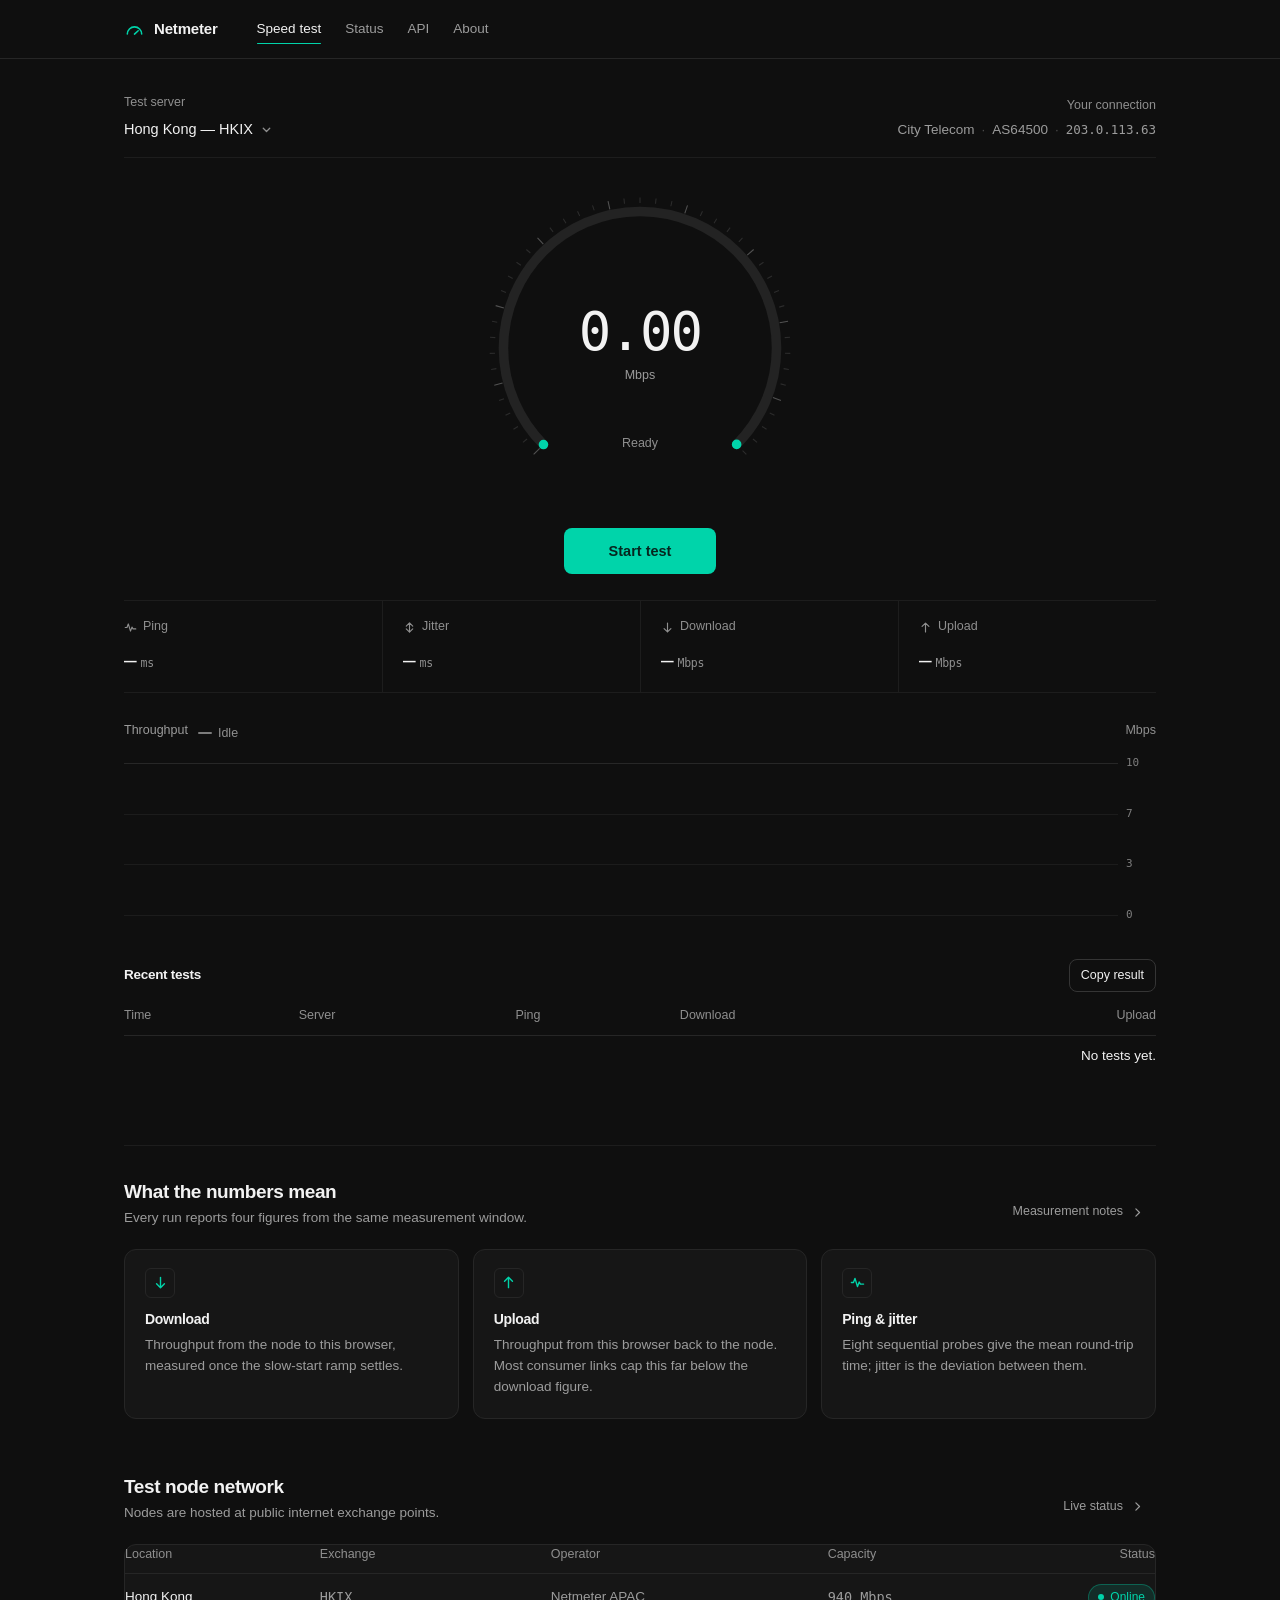
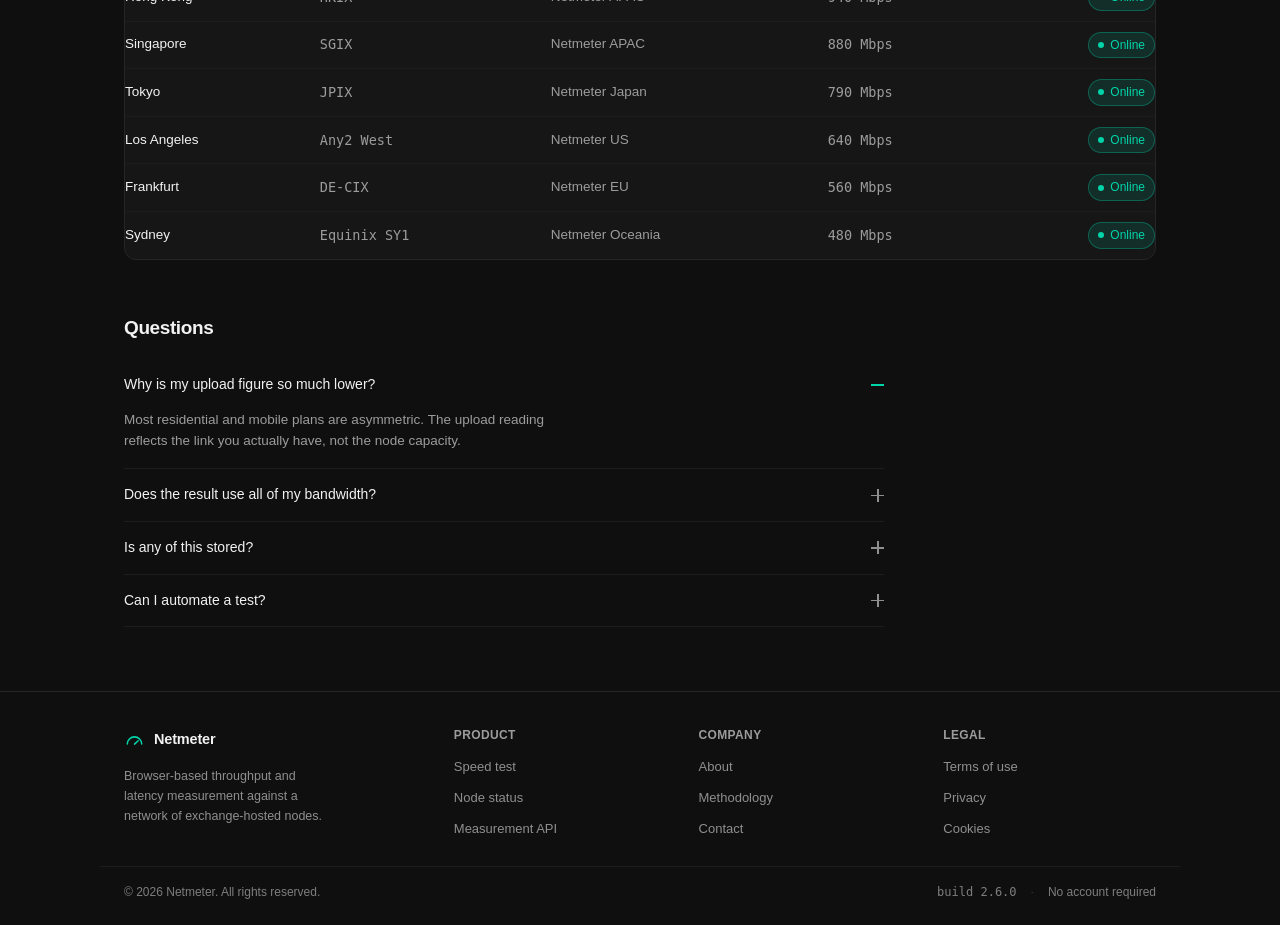
<file: web/index.html>
<!doctype html>
<html lang="en">
<head>
<meta charset="utf-8">
<meta name="viewport" content="width=device-width, initial-scale=1">
<title>Netmeter — Internet Speed Test</title>
<meta name="description" content="Measure download speed, upload speed, latency and jitter to a nearby test node. No account required.">
<meta name="theme-color" content="#0f0f0f">
<meta name="robots" content="index,follow">
<meta property="og:type" content="website">
<meta property="og:title" content="Netmeter — Internet Speed Test">
<meta property="og:description" content="Measure download speed, upload speed, latency and jitter to a nearby test node.">
<link rel="icon" href="data:image/svg+xml,%3Csvg xmlns='http://www.w3.org/2000/svg' viewBox='0 0 32 32'%3E%3Crect width='32' height='32' rx='7' fill='%230f0f0f'/%3E%3Cpath d='M6.5 22a9.5 9.5 0 1 1 19 0' fill='none' stroke='%2300d4aa' stroke-width='2.6' stroke-linecap='round'/%3E%3Cpath d='M16 22l5.4-4.9' fill='none' stroke='%23f2f2f2' stroke-width='2.6' stroke-linecap='round'/%3E%3C/svg%3E">
<link rel="stylesheet" href="assets/site.css">
<style>
  /* ---------- hero / bench ---------- */

  .bench-wrap { padding: 34px 0 8px; }

  .meta-row {
    display: flex;
    align-items: flex-end;
    justify-content: space-between;
    gap: 16px;
    padding-bottom: 16px;
    border-bottom: 1px solid var(--line-soft);
    flex-wrap: wrap;
  }

  .field-label {
    margin-bottom: 5px;
    color: var(--text-faint);
    font-size: 12.5px;
  }

  .server-pick {
    display: inline-flex;
    align-items: center;
    gap: 7px;
    padding: 0;
    border: 0;
    background: none;
    color: var(--text);
    font-size: 14.5px;
    cursor: pointer;
  }

  .server-pick:hover { color: #fff; }
  .server-pick .caret { width: 13px; height: 13px; color: var(--text-faint); transition: color var(--dur-fast) var(--ease), transform var(--dur) var(--ease); }
  .server-pick:hover .caret { color: var(--accent); transform: translateY(1px); }

  .meta-cell { min-width: 0; }
  .meta-row .meta-cell:last-child { text-align: right; }

  .client-line {
    display: flex;
    align-items: baseline;
    gap: 7px;
    flex-wrap: wrap;
    color: var(--text-dim);
    font-size: 13.5px;
  }

  .client-sep { color: #4a4a4a; }
  #clientIp { font-family: var(--mono); font-size: 12.5px; }

  .bench {
    display: flex;
    flex-direction: column;
    align-items: center;
    padding: 30px 0 26px;
  }

  .gauge {
    position: relative;
    width: min(320px, 74vw);
    aspect-ratio: 1 / 1;
  }

  .gauge svg { display: block; width: 100%; height: 100%; overflow: visible; }

  .track { fill: none; stroke: #232323; stroke-width: 9; stroke-linecap: round; }

  .prog {
    fill: none;
    stroke: var(--accent);
    stroke-width: 9;
    stroke-linecap: round;
    transition: stroke 260ms var(--ease);
  }

  /* Soft halo behind the arc: only visible while a transfer is running. */
  .glow {
    fill: none;
    stroke: var(--accent);
    stroke-width: 18;
    stroke-linecap: round;
    opacity: 0;
    filter: blur(9px);
    transition: opacity var(--dur-slow) var(--ease), stroke 260ms var(--ease);
  }

  .bench-wrap[data-phase="download"] .glow,
  .bench-wrap[data-phase="upload"] .glow { opacity: 0.26; }

  .bench-wrap[data-phase="download"] .prog,
  .bench-wrap[data-phase="upload"] .prog { animation: arc-breathe 2.6s var(--ease) infinite; }

  @keyframes arc-breathe {
    0%, 100% { stroke-width: 9; }
    50% { stroke-width: 10.2; }
  }

  .readout {
    position: absolute;
    inset: 0;
    display: flex;
    flex-direction: column;
    align-items: center;
    justify-content: center;
    padding-bottom: 6px;
  }

  .value {
    font-family: var(--mono);
    font-size: clamp(38px, 9.5vw, 54px);
    font-weight: 500;
    line-height: 1;
    letter-spacing: -0.035em;
    font-variant-numeric: tabular-nums;
    text-align: center;
    min-width: 4.6ch;
  }

  .unit { margin-top: 7px; color: var(--text-dim); font-size: 12.5px; }

  .phase {
    position: absolute;
    left: 0;
    right: 0;
    bottom: 17%;
    color: var(--text-faint);
    font-size: 12.5px;
    text-align: center;
    transition: color var(--dur) var(--ease);
  }

  .bench-wrap[data-phase="done"] .phase { color: var(--accent); }

  .primary {
    display: inline-flex;
    align-items: center;
    justify-content: center;
    gap: 8px;
    min-width: 152px;
    margin-top: 20px;
    padding: 11px 22px;
    border: 1px solid transparent;
    border-radius: var(--r-md);
    background: var(--accent);
    color: var(--accent-ink);
    font-size: 14.5px;
    font-weight: 600;
    cursor: pointer;
    transition: background var(--dur-fast) var(--ease),
                border-color var(--dur-fast) var(--ease),
                color var(--dur-fast) var(--ease),
                transform var(--dur-fast) var(--ease);
  }

  .primary:hover { background: var(--accent-bright); }
  .primary:active { transform: translateY(1px); }

  .primary[data-mode="running"] {
    background: transparent;
    border-color: var(--line-strong);
    color: var(--text-dim);
  }

  .primary[data-mode="running"]:hover { background: var(--bg-hover); color: var(--text); }

  /* ---------- results ---------- */

  .results {
    display: grid;
    grid-template-columns: repeat(4, 1fr);
    border-top: 1px solid var(--line-soft);
    border-bottom: 1px solid var(--line-soft);
  }

  .result { padding: 16px 16px 16px 0; }
  .result + .result { padding-left: 20px; border-left: 1px solid var(--line-soft); }

  .result .k {
    display: flex;
    align-items: center;
    gap: 6px;
    margin-bottom: 7px;
    color: var(--text-faint);
    font-size: 12.5px;
    transition: color var(--dur) var(--ease);
  }

  .result .k svg { width: 13px; height: 13px; }

  .result .v {
    font-family: var(--mono);
    font-size: 21px;
    font-variant-numeric: tabular-nums;
    letter-spacing: -0.01em;
  }

  .result .u { margin-left: 4px; color: var(--text-faint); font-size: 11.5px; }

  /* A figure "lands" when it changes: brief tint plus a 1px rise. */
  .result.is-set .v { animation: figure-land 420ms var(--ease-out); }
  .result.is-set .k { color: var(--text-dim); }

  @keyframes figure-land {
    0% { color: var(--accent); transform: translateY(2px); opacity: 0.6; }
    60% { color: var(--accent); }
    100% { color: inherit; transform: none; opacity: 1; }
  }

  /* ---------- chart ---------- */

  .chart-block { margin-top: 28px; }

  .chart-head {
    display: flex;
    align-items: baseline;
    gap: 10px;
    margin-bottom: 10px;
    color: var(--text-faint);
    font-size: 12.5px;
  }

  .chart-title { color: var(--text-dim); }

  .chart-legend { display: inline-flex; align-items: center; gap: 6px; }

  .chart-legend::before {
    content: "";
    width: 14px;
    height: 2px;
    border-radius: 1px;
    background: currentColor;
    opacity: 0.85;
  }

  .chart-axis { margin-left: auto; }

  #wave { display: block; width: 100%; height: 172px; }

  /* ---------- history ---------- */

  .history { margin-top: 34px; }

  .history-head {
    display: flex;
    align-items: center;
    justify-content: space-between;
    gap: 12px;
    margin-bottom: 14px;
  }

  .history h2 { font-size: 13.5px; }

  .copy-wrap { display: inline-flex; align-items: center; gap: 8px; }
  .copy-note { color: var(--text-faint); font-size: 12px; }

  .history tbody tr { animation: row-in 320ms var(--ease-out) both; animation-delay: calc(var(--i, 0) * 45ms); }

  @keyframes row-in {
    from { opacity: 0; transform: translateY(-4px); }
    to { opacity: 1; transform: none; }
  }

  /* ---------- feature strip ---------- */

  .feature-strip {
    margin-top: 60px;
    padding-top: 34px;
    border-top: 1px solid var(--line-soft);
  }

  .feature {
    padding: 18px 20px 20px;
  }

  .feature .icon {
    display: inline-flex;
    align-items: center;
    justify-content: center;
    width: 30px;
    height: 30px;
    margin-bottom: 13px;
    border: 1px solid var(--line);
    border-radius: var(--r-sm);
    color: var(--accent);
  }

  .feature .icon svg { width: 15px; height: 15px; }

  .feature h3 { font-size: 14px; }
  .feature p { margin-top: 7px; color: var(--text-dim); font-size: 13.5px; }

  /* ---------- node table ---------- */

  .nodes { margin-top: 56px; }

  .node-row:hover td { color: var(--text); }

  /* ---------- faq ---------- */

  .faq { margin-top: 56px; max-width: var(--shell-narrow); }

  .faq details {
    border-bottom: 1px solid var(--line-soft);
  }

  .faq summary {
    display: flex;
    align-items: center;
    justify-content: space-between;
    gap: 14px;
    padding: 15px 0;
    color: var(--text);
    font-size: 14px;
    cursor: pointer;
    list-style: none;
  }

  .faq summary::-webkit-details-marker { display: none; }

  .faq summary .sign {
    position: relative;
    width: 13px;
    height: 13px;
    flex: none;
    color: var(--text-faint);
  }

  .faq summary .sign::before,
  .faq summary .sign::after {
    content: "";
    position: absolute;
    background: currentColor;
    transition: transform var(--dur) var(--ease);
  }

  .faq summary .sign::before { left: 0; right: 0; top: 6px; height: 1.5px; }
  .faq summary .sign::after { top: 0; bottom: 0; left: 6px; width: 1.5px; }

  .faq details[open] summary .sign::after { transform: scaleY(0); }
  .faq details[open] summary .sign { color: var(--accent); }

  .faq details p {
    padding: 0 0 16px;
    color: var(--text-dim);
    font-size: 13.5px;
    max-width: 62ch;
  }

  .faq details > *:not(summary) { animation: faq-in 260ms var(--ease-out); }

  @keyframes faq-in {
    from { opacity: 0; transform: translateY(-3px); }
    to { opacity: 1; transform: none; }
  }

  /* ---------- dialogs ---------- */

  dialog {
    width: calc(100% - 32px);
    max-width: 520px;
    padding: 0;
    border: 1px solid var(--line);
    border-radius: var(--r-lg);
    background: var(--bg-elev);
    color: var(--text);
  }

  dialog::backdrop { background: rgba(0, 0, 0, 0.62); }

  dialog[open] { animation: dlg-in 220ms var(--ease-out); }

  @keyframes dlg-in {
    from { opacity: 0; transform: translateY(6px) scale(0.995); }
    to { opacity: 1; transform: none; }
  }

  .dlg-head {
    display: flex;
    align-items: center;
    justify-content: space-between;
    gap: 12px;
    padding: 14px 16px;
    border-bottom: 1px solid var(--line-soft);
  }

  .dlg-head h2 { font-size: 14px; }

  .icon-btn {
    display: inline-flex;
    align-items: center;
    justify-content: center;
    width: 28px;
    height: 28px;
    padding: 0;
    border: 0;
    border-radius: var(--r-sm);
    background: none;
    color: var(--text-faint);
    cursor: pointer;
    transition: background var(--dur-fast) var(--ease), color var(--dur-fast) var(--ease);
  }

  .icon-btn:hover { background: var(--bg-hover); color: var(--text); }
  .icon-btn svg { width: 15px; height: 15px; }

  .srv-list { padding: 4px 0; max-height: 62vh; overflow: auto; }

  .srv {
    display: flex;
    align-items: center;
    justify-content: space-between;
    gap: 14px;
    width: 100%;
    padding: 11px 16px;
    border: 0;
    border-bottom: 1px solid var(--line-soft);
    background: none;
    color: var(--text);
    font-size: 13.5px;
    text-align: left;
    cursor: pointer;
    transition: background var(--dur-fast) var(--ease);
  }

  .srv:last-child { border-bottom: 0; }
  .srv:hover { background: var(--bg-hover); }
  .srv:disabled { cursor: default; opacity: 0.55; }
  .srv:disabled:hover { background: none; }

  .srv .srv-name { display: block; }
  .srv .srv-sub { display: block; margin-top: 2px; color: var(--text-faint); font-size: 12px; }
  .srv .srv-rtt { flex: none; color: var(--text-faint); font-family: var(--mono); font-size: 12.5px; }
  .srv[aria-current="true"] .srv-name { color: var(--accent); }
  .srv[aria-current="true"] .srv-rtt { color: var(--accent); }

  /* ---------- responsive ---------- */

  @media (max-width: 720px) {
    .results { grid-template-columns: repeat(2, 1fr); }
    .result { padding: 14px 12px 14px 0; }
    .result + .result { padding-left: 0; border-left: 0; }
    .result:nth-child(even) { padding-left: 16px; border-left: 1px solid var(--line-soft); }
    .result:nth-child(n + 3) { border-top: 1px solid var(--line-soft); }
    #wave { height: 140px; }
    .meta-row { align-items: flex-start; }
    .meta-row .meta-cell:last-child { text-align: left; }
    .feature-strip { margin-top: 44px; }
    .nodes, .faq { margin-top: 40px; }
  }
</style>
</head>
<body class="page">

<a class="skip-link" href="#main">Skip to content</a>

<header class="topbar">
  <div class="inner">
    <a class="brand" href="index.html" aria-label="Netmeter home">
      <svg class="mark" viewBox="0 0 24 24" fill="none" aria-hidden="true">
        <path d="M3.8 17.2a8.2 8.2 0 1 1 16.4 0" stroke="currentColor" stroke-width="1.8" stroke-linecap="round"/>
        <path d="M12 17.2l4.2-3.8" stroke="currentColor" stroke-width="1.8" stroke-linecap="round"/>
      </svg>
      <span>Netmeter</span>
    </a>
    <nav class="topnav" id="primary-nav" aria-label="Primary">
      <a class="navlink" href="index.html" aria-current="page">Speed test</a>
      <a class="navlink" href="status.html">Status</a>
      <a class="navlink" href="api.html">API</a>
      <a class="navlink" href="about.html">About</a>
    </nav>
    <div class="topbar-actions">
      <button type="button" class="nav-toggle" aria-label="Toggle navigation" aria-expanded="false" aria-controls="primary-nav">
        <svg viewBox="0 0 16 16" fill="none" aria-hidden="true" width="15" height="15">
          <path d="M2 4.5h12M2 8h12M2 11.5h12" stroke="currentColor" stroke-width="1.5" stroke-linecap="round"/>
        </svg>
      </button>
    </div>
  </div>
</header>

<main class="main" id="main">

  <div class="shell">

    <h1 class="sr-only">Netmeter internet speed test</h1>
    <div class="bench-wrap" data-speedtest data-phase="idle">

      <div class="meta-row">
        <div class="meta-cell">
          <div class="field-label">Test server</div>
          <button type="button" class="server-pick" id="serverPick" aria-haspopup="dialog">
            <span id="serverName">Hong Kong — HKIX</span>
            <svg class="caret" viewBox="0 0 16 16" fill="none" aria-hidden="true">
              <path d="M4 6.5L8 10.5l4-4" stroke="currentColor" stroke-width="1.6" stroke-linecap="round" stroke-linejoin="round"/>
            </svg>
          </button>
        </div>
        <div class="meta-cell">
          <div class="field-label">Your connection</div>
          <div class="client-line">
            <span id="clientIsp">City Telecom</span>
            <span class="client-sep">·</span>
            <span id="clientAsn">AS64500</span>
            <span class="client-sep">·</span>
            <span id="clientIp">203.0.113.42</span>
          </div>
        </div>
      </div>

      <section class="bench" aria-label="Speed test">
        <div class="gauge">
          <div class="sr-only" aria-live="polite" id="gaugeLive">Ready</div>
          <svg viewBox="0 0 300 300" aria-hidden="true">
            <g id="ticks"></g>
            <path class="track" d="M59.5 240.5A128 128 0 1 1 240.5 240.5" pathLength="100"/>
            <path class="glow" id="progGlow" d="M59.5 240.5A128 128 0 1 1 240.5 240.5" pathLength="100" stroke-dasharray="0 100"/>
            <path class="prog" id="prog" d="M59.5 240.5A128 128 0 1 1 240.5 240.5" pathLength="100" stroke-dasharray="0 100"/>
          </svg>
          <div class="readout">
            <div class="value" id="value">0.00</div>
            <div class="unit" id="unit">Mbps</div>
          </div>
          <div class="phase" id="phase">Ready</div>
        </div>
        <button type="button" class="primary" id="goBtn" data-mode="idle">Start test</button>
      </section>

      <section class="results" aria-label="Latest results" aria-live="polite">
        <div class="result">
          <div class="k">
            <svg viewBox="0 0 16 16" fill="none" aria-hidden="true"><path d="M1.5 8h2.2l1.6-4.4L8 12.4l1.8-4.9 1.3 2.2h3.4" stroke="currentColor" stroke-width="1.4" stroke-linecap="round" stroke-linejoin="round"/></svg>
            Ping
          </div>
          <div class="v"><span id="rPing">—</span><span class="u">ms</span></div>
        </div>
        <div class="result">
          <div class="k">
            <svg viewBox="0 0 16 16" fill="none" aria-hidden="true"><path d="M8 2.2v11.6M4 6.2L8 2.2l4 4M4 9.8l4 4 4-4" stroke="currentColor" stroke-width="1.4" stroke-linecap="round" stroke-linejoin="round"/></svg>
            Jitter
          </div>
          <div class="v"><span id="rJitter">—</span><span class="u">ms</span></div>
        </div>
        <div class="result">
          <div class="k">
            <svg viewBox="0 0 16 16" fill="none" aria-hidden="true"><path d="M8 2.5v11M3.8 9.3L8 13.5l4.2-4.2" stroke="currentColor" stroke-width="1.4" stroke-linecap="round" stroke-linejoin="round"/></svg>
            Download
          </div>
          <div class="v"><span id="rDown">—</span><span class="u">Mbps</span></div>
        </div>
        <div class="result">
          <div class="k">
            <svg viewBox="0 0 16 16" fill="none" aria-hidden="true"><path d="M8 13.5v-11M3.8 6.7L8 2.5l4.2 4.2" stroke="currentColor" stroke-width="1.4" stroke-linecap="round" stroke-linejoin="round"/></svg>
            Upload
          </div>
          <div class="v"><span id="rUp">—</span><span class="u">Mbps</span></div>
        </div>
      </section>

      <section class="chart-block" aria-label="Throughput">
        <div class="chart-head">
          <span class="chart-title" id="chartLabel">Throughput</span>
          <span class="chart-legend" id="chartLegend">Idle</span>
          <span class="chart-axis">Mbps</span>
        </div>
        <canvas id="wave"></canvas>
      </section>

      <section class="history" aria-label="Recent tests">
        <div class="history-head">
          <h2>Recent tests</h2>
          <span class="copy-wrap">
            <span class="copy-note" id="copyNote" aria-live="polite"></span>
            <button type="button" class="btn btn-outline btn-sm" id="copyBtn">Copy result</button>
          </span>
        </div>
        <table>
          <thead>
            <tr>
              <th scope="col">Time</th>
              <th scope="col">Server</th>
              <th scope="col">Ping</th>
              <th scope="col">Download</th>
              <th scope="col">Upload</th>
            </tr>
          </thead>
          <tbody id="historyBody">
            <tr class="empty"><td colspan="5">No tests yet.</td></tr>
          </tbody>
        </table>
      </section>

    </div>

    <section class="feature-strip" aria-label="How it works">
      <div class="section-head" data-reveal>
        <div>
          <h2>What the numbers mean</h2>
          <p>Every run reports four figures from the same measurement window.</p>
        </div>
        <a class="btn btn-ghost btn-sm" href="about.html">
          Measurement notes
          <svg viewBox="0 0 16 16" fill="none" aria-hidden="true"><path d="M6 3.5L10.5 8 6 12.5" stroke="currentColor" stroke-width="1.5" stroke-linecap="round" stroke-linejoin="round"/></svg>
        </a>
      </div>

      <div class="grid grid-3" data-reveal-group>
        <article class="card feature lift">
          <span class="icon">
            <svg viewBox="0 0 16 16" fill="none" aria-hidden="true"><path d="M8 2.5v11M3.8 9.3L8 13.5l4.2-4.2" stroke="currentColor" stroke-width="1.5" stroke-linecap="round" stroke-linejoin="round"/></svg>
          </span>
          <h3>Download</h3>
          <p>Throughput from the node to this browser, measured once the slow-start ramp settles.</p>
        </article>
        <article class="card feature lift">
          <span class="icon">
            <svg viewBox="0 0 16 16" fill="none" aria-hidden="true"><path d="M8 13.5v-11M3.8 6.7L8 2.5l4.2 4.2" stroke="currentColor" stroke-width="1.5" stroke-linecap="round" stroke-linejoin="round"/></svg>
          </span>
          <h3>Upload</h3>
          <p>Throughput from this browser back to the node. Most consumer links cap this far below the download figure.</p>
        </article>
        <article class="card feature lift">
          <span class="icon">
            <svg viewBox="0 0 16 16" fill="none" aria-hidden="true"><path d="M1.5 8h2.2l1.6-4.4L8 12.4l1.8-4.9 1.3 2.2h3.4" stroke="currentColor" stroke-width="1.5" stroke-linecap="round" stroke-linejoin="round"/></svg>
          </span>
          <h3>Ping &amp; jitter</h3>
          <p>Eight sequential probes give the mean round-trip time; jitter is the deviation between them.</p>
        </article>
      </div>
    </section>

    <section class="nodes" aria-label="Test nodes">
      <div class="section-head" data-reveal>
        <div>
          <h2>Test node network</h2>
          <p>Nodes are hosted at public internet exchange points.</p>
        </div>
        <a class="btn btn-ghost btn-sm" href="status.html">
          Live status
          <svg viewBox="0 0 16 16" fill="none" aria-hidden="true"><path d="M6 3.5L10.5 8 6 12.5" stroke="currentColor" stroke-width="1.5" stroke-linecap="round" stroke-linejoin="round"/></svg>
        </a>
      </div>

      <div class="card" data-reveal>
        <div class="table-scroll">
        <table>
          <thead>
            <tr>
              <th scope="col">Location</th>
              <th scope="col">Exchange</th>
              <th scope="col">Operator</th>
              <th scope="col">Capacity</th>
              <th scope="col">Status</th>
            </tr>
          </thead>
          <tbody>
            <tr class="node-row"><td>Hong Kong</td><td class="mono">HKIX</td><td>Netmeter APAC</td><td class="num">940 Mbps</td><td><span class="pill pill-ok"><span class="dot"></span>Online</span></td></tr>
            <tr class="node-row"><td>Singapore</td><td class="mono">SGIX</td><td>Netmeter APAC</td><td class="num">880 Mbps</td><td><span class="pill pill-ok"><span class="dot"></span>Online</span></td></tr>
            <tr class="node-row"><td>Tokyo</td><td class="mono">JPIX</td><td>Netmeter Japan</td><td class="num">790 Mbps</td><td><span class="pill pill-ok"><span class="dot"></span>Online</span></td></tr>
            <tr class="node-row"><td>Los Angeles</td><td class="mono">Any2 West</td><td>Netmeter US</td><td class="num">640 Mbps</td><td><span class="pill pill-ok"><span class="dot"></span>Online</span></td></tr>
            <tr class="node-row"><td>Frankfurt</td><td class="mono">DE-CIX</td><td>Netmeter EU</td><td class="num">560 Mbps</td><td><span class="pill pill-ok"><span class="dot"></span>Online</span></td></tr>
            <tr class="node-row"><td>Sydney</td><td class="mono">Equinix SY1</td><td>Netmeter Oceania</td><td class="num">480 Mbps</td><td><span class="pill pill-ok"><span class="dot"></span>Online</span></td></tr>
          </tbody>
        </table>
        </div>
      </div>
    </section>

    <section class="faq" aria-label="Frequently asked questions">
      <div class="section-head" data-reveal>
        <div><h2>Questions</h2></div>
      </div>

      <div data-reveal>
        <details open>
          <summary>Why is my upload figure so much lower?<span class="sign" aria-hidden="true"></span></summary>
          <p>Most residential and mobile plans are asymmetric. The upload reading reflects the link you actually have, not the node capacity.</p>
        </details>
        <details>
          <summary>Does the result use all of my bandwidth?<span class="sign" aria-hidden="true"></span></summary>
          <p>A run opens a small number of parallel streams for about twenty seconds. Other traffic on the same link will compete with it, so close large downloads first for a clean figure.</p>
        </details>
        <details>
          <summary>Is any of this stored?<span class="sign" aria-hidden="true"></span></summary>
          <p>Recent results stay in this browser's local storage only. Nothing is uploaded and no account is created. See <a href="legal.html">terms &amp; privacy</a>.</p>
        </details>
        <details>
          <summary>Can I automate a test?<span class="sign" aria-hidden="true"></span></summary>
          <p>Yes — the measurement endpoints are documented on the <a href="api.html">API page</a>, with rate limits noted there.</p>
        </details>
      </div>
    </section>
  </div>

</main>

<footer class="site-foot">
  <div class="inner">
    <div class="foot-brand">
      <a class="brand" href="index.html">
        <svg class="mark" viewBox="0 0 24 24" fill="none" aria-hidden="true">
          <path d="M3.8 17.2a8.2 8.2 0 1 1 16.4 0" stroke="currentColor" stroke-width="1.8" stroke-linecap="round"/>
          <path d="M12 17.2l4.2-3.8" stroke="currentColor" stroke-width="1.8" stroke-linecap="round"/>
        </svg>
        <span>Netmeter</span>
      </a>
      <p>Browser-based throughput and latency measurement against a network of exchange-hosted nodes.</p>
    </div>
    <div class="foot-col">
      <h3>Product</h3>
      <ul>
        <li><a href="index.html">Speed test</a></li>
        <li><a href="status.html">Node status</a></li>
        <li><a href="api.html">Measurement API</a></li>
      </ul>
    </div>
    <div class="foot-col">
      <h3>Company</h3>
      <ul>
        <li><a href="about.html">About</a></li>
        <li><a href="about.html#method">Methodology</a></li>
        <li><a href="about.html#contact">Contact</a></li>
      </ul>
    </div>
    <div class="foot-col">
      <h3>Legal</h3>
      <ul>
        <li><a href="legal.html">Terms of use</a></li>
        <li><a href="legal.html#privacy">Privacy</a></li>
        <li><a href="legal.html#cookies">Cookies</a></li>
      </ul>
    </div>
  </div>
  <div class="foot-base">
    <span>© <span data-year>2025</span> Netmeter. All rights reserved.</span>
    <span class="meta">
      <span class="mono">build 2.6.0</span>
      <span class="sep">·</span>
      <span>No account required</span>
    </span>
  </div>
</footer>

<dialog id="dlg-servers" aria-labelledby="dlg-servers-title">
  <div class="dlg-head">
    <h2 id="dlg-servers-title">Test servers</h2>
    <button type="button" class="icon-btn dlg-close" aria-label="Close">
      <svg viewBox="0 0 16 16" fill="none" aria-hidden="true"><path d="M4 4l8 8M12 4l-8 8" stroke="currentColor" stroke-width="1.6" stroke-linecap="round"/></svg>
    </button>
  </div>
  <div class="srv-list" id="srvList" role="listbox" aria-label="Available test servers"></div>
</dialog>

<script src="assets/site.js" defer></script>
<script src="assets/speedtest.js" defer></script>
<script>
  (function () {
    "use strict";
    // Dialog helpers are page-level concerns, so they live here rather than in
    // the engine or the shared script.
    Array.prototype.forEach.call(document.querySelectorAll(".dlg-close"), function (btn) {
      btn.addEventListener("click", function () {
        var dlg = btn.closest("dialog");
        if (dlg) dlg.close();
      });
    });

    Array.prototype.forEach.call(document.querySelectorAll("dialog"), function (dlg) {
      dlg.addEventListener("click", function (e) {
        if (e.target === dlg) dlg.close();
      });
    });
  })();
</script>

</body>
</html>
</file>
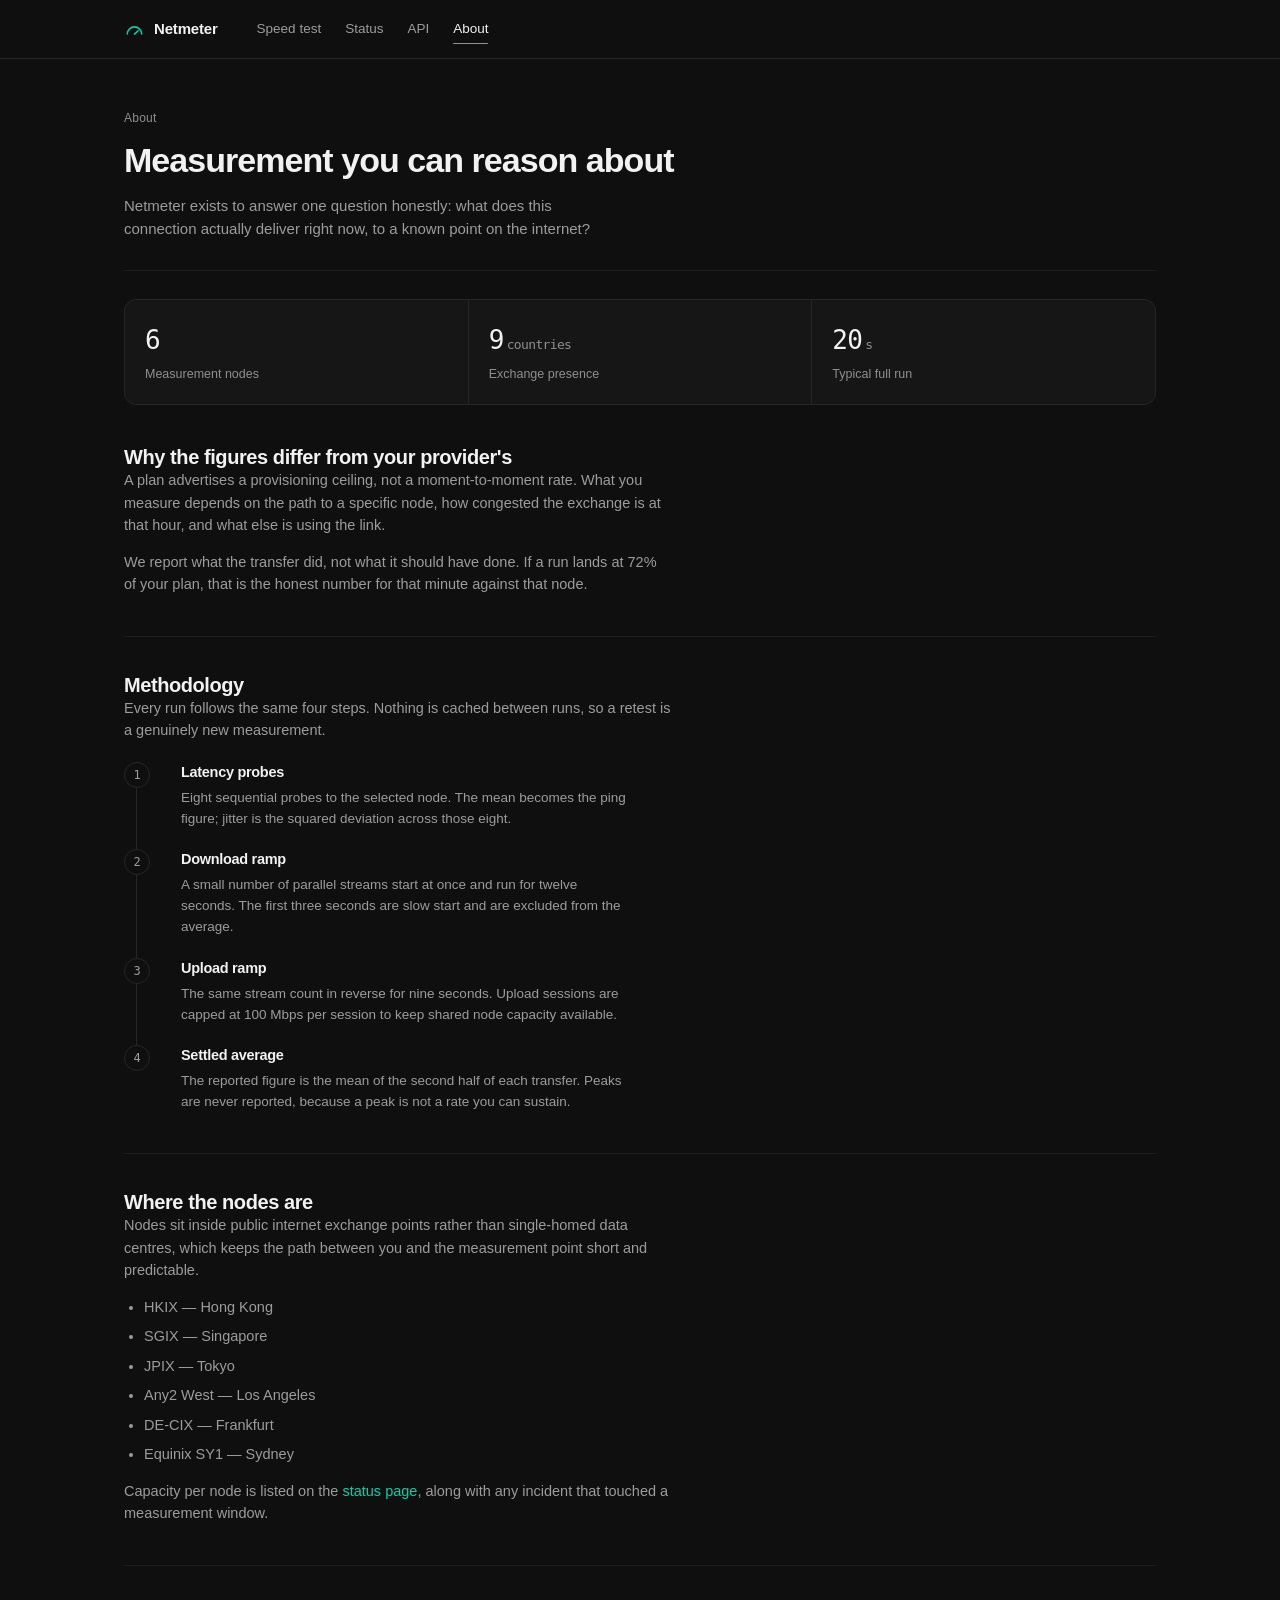
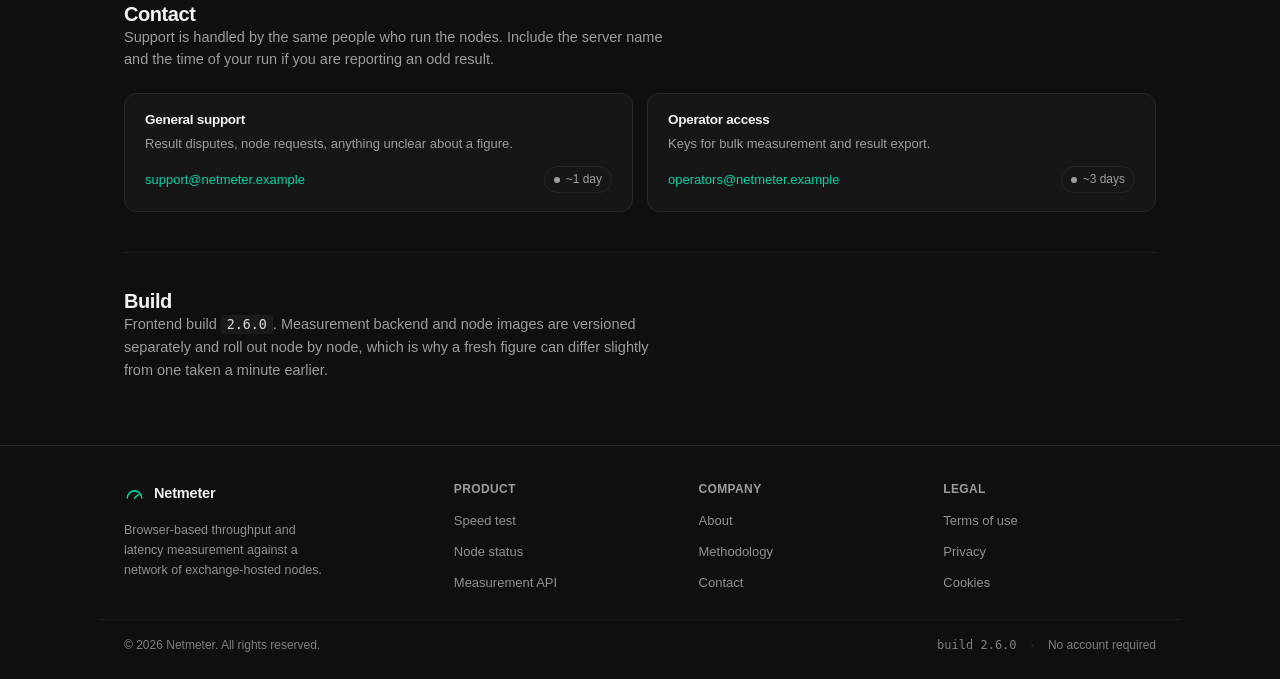
<file: web/about.html>
<!doctype html>
<html lang="en">
<head>
<meta charset="utf-8">
<meta name="viewport" content="width=device-width, initial-scale=1">
<title>About &amp; methodology — Netmeter</title>
<meta name="description" content="How Netmeter measures throughput and latency, where the nodes live, and how to reach the team.">
<meta name="theme-color" content="#0f0f0f">
<meta name="robots" content="index,follow">
<link rel="icon" href="data:image/svg+xml,%3Csvg xmlns='http://www.w3.org/2000/svg' viewBox='0 0 32 32'%3E%3Crect width='32' height='32' rx='7' fill='%230f0f0f'/%3E%3Cpath d='M6.5 22a9.5 9.5 0 1 1 19 0' fill='none' stroke='%2300d4aa' stroke-width='2.6' stroke-linecap='round'/%3E%3Cpath d='M16 22l5.4-4.9' fill='none' stroke='%23f2f2f2' stroke-width='2.6' stroke-linecap='round'/%3E%3C/svg%3E">
<link rel="stylesheet" href="assets/site.css">
<style>
  .stat-row {
    display: grid;
    grid-template-columns: repeat(3, minmax(0, 1fr));
    gap: 1px;
    margin-top: 28px;
    border: 1px solid var(--line);
    border-radius: var(--r-lg);
    background: var(--line);
    overflow: hidden;
  }

  .stat {
    padding: 20px;
    background: var(--bg-elev);
  }

  .stat .figure {
    font-family: var(--mono);
    font-size: 26px;
    font-variant-numeric: tabular-nums;
    letter-spacing: -0.025em;
  }

  .stat .figure .suffix { margin-left: 3px; color: var(--text-faint); font-size: 13px; }
  .stat .label { margin-top: 4px; color: var(--text-faint); font-size: 12.5px; }

  .article { padding-top: 40px; }

  .article .prose { max-width: 68ch; }

  .article section + section { margin-top: 40px; padding-top: 36px; border-top: 1px solid var(--line-soft); }

  .article h2 { font-size: 20px; }

  /* method steps */

  .steps { margin-top: 22px; counter-reset: step; }

  .step {
    position: relative;
    padding: 0 0 22px 44px;
    border-left: 1px solid var(--line);
    margin-left: 12px;
  }

  .step:last-child { border-left-color: transparent; padding-bottom: 0; }

  .step::before {
    counter-increment: step;
    content: counter(step);
    position: absolute;
    left: -13px;
    top: -2px;
    display: flex;
    align-items: center;
    justify-content: center;
    width: 26px;
    height: 26px;
    border: 1px solid var(--line);
    border-radius: 50%;
    background: var(--bg);
    color: var(--text-dim);
    font-family: var(--mono);
    font-size: 12px;
  }

  .step h3 { font-size: 14.5px; }
  .step p { margin-top: 6px; color: var(--text-dim); font-size: 13.5px; max-width: 60ch; }

  /* contact */

  .contact-grid { display: grid; grid-template-columns: repeat(2, minmax(0, 1fr)); gap: 14px; margin-top: 22px; }

  .contact-card { padding: 18px 20px; }
  .contact-card h3 { font-size: 13.5px; }
  .contact-card p { margin-top: 6px; color: var(--text-dim); font-size: 13px; }
  .contact-card a { font-size: 13px; }

  .contact-row {
    display: flex;
    align-items: center;
    justify-content: space-between;
    gap: 10px;
    margin-top: 12px;
  }

  @media (max-width: 860px) {
    .stat-row { grid-template-columns: repeat(3, minmax(0, 1fr)); }
    .stat { padding: 16px; }
    .stat .figure { font-size: 21px; }
  }

  @media (max-width: 720px) {
    .stat-row { grid-template-columns: minmax(0, 1fr); }
    .contact-grid { grid-template-columns: minmax(0, 1fr); }
    .article { padding-top: 28px; }
  }
</style>
</head>
<body class="page">

<a class="skip-link" href="#main">Skip to content</a>

<header class="topbar">
  <div class="inner">
    <a class="brand" href="index.html" aria-label="Netmeter home">
      <svg class="mark" viewBox="0 0 24 24" fill="none" aria-hidden="true">
        <path d="M3.8 17.2a8.2 8.2 0 1 1 16.4 0" stroke="currentColor" stroke-width="1.8" stroke-linecap="round"/>
        <path d="M12 17.2l4.2-3.8" stroke="currentColor" stroke-width="1.8" stroke-linecap="round"/>
      </svg>
      <span>Netmeter</span>
    </a>
    <nav class="topnav" id="primary-nav" aria-label="Primary">
      <a class="navlink" href="index.html">Speed test</a>
      <a class="navlink" href="status.html">Status</a>
      <a class="navlink" href="api.html">API</a>
      <a class="navlink" href="about.html" aria-current="page">About</a>
    </nav>
    <div class="topbar-actions">
      <button type="button" class="nav-toggle" aria-label="Toggle navigation" aria-expanded="false" aria-controls="primary-nav">
        <svg viewBox="0 0 16 16" fill="none" aria-hidden="true" width="15" height="15">
          <path d="M2 4.5h12M2 8h12M2 11.5h12" stroke="currentColor" stroke-width="1.5" stroke-linecap="round"/>
        </svg>
      </button>
    </div>
  </div>
</header>

<main class="main" id="main">
  <div class="shell">

    <header class="page-head" data-reveal>
      <span class="eyebrow">About</span>
      <h1>Measurement you can reason about</h1>
      <p class="lede">Netmeter exists to answer one question honestly: what does this connection actually deliver right now, to a known point on the internet?</p>
    </header>

    <div class="stat-row" data-reveal>
      <div class="stat">
        <div class="figure"><span class="count-up" data-count-to="6">0</span></div>
        <div class="label">Measurement nodes</div>
      </div>
      <div class="stat">
        <div class="figure"><span class="count-up" data-count-to="9">0</span><span class="suffix">countries</span></div>
        <div class="label">Exchange presence</div>
      </div>
      <div class="stat">
        <div class="figure"><span class="count-up" data-count-to="20" data-suffix="">0</span><span class="suffix">s</span></div>
        <div class="label">Typical full run</div>
      </div>
    </div>

    <div class="article">

      <section data-reveal>
        <h2>Why the figures differ from your provider's</h2>
        <div class="prose">
          <p>A plan advertises a provisioning ceiling, not a moment-to-moment rate. What you measure depends on the path to a specific node, how congested the exchange is at that hour, and what else is using the link.</p>
          <p>We report what the transfer did, not what it should have done. If a run lands at 72% of your plan, that is the honest number for that minute against that node.</p>
        </div>
      </section>

      <section id="method" data-reveal>
        <h2>Methodology</h2>
        <div class="prose">
          <p>Every run follows the same four steps. Nothing is cached between runs, so a retest is a genuinely new measurement.</p>
        </div>

        <div class="steps">
          <div class="step">
            <h3>Latency probes</h3>
            <p>Eight sequential probes to the selected node. The mean becomes the ping figure; jitter is the squared deviation across those eight.</p>
          </div>
          <div class="step">
            <h3>Download ramp</h3>
            <p>A small number of parallel streams start at once and run for twelve seconds. The first three seconds are slow start and are excluded from the average.</p>
          </div>
          <div class="step">
            <h3>Upload ramp</h3>
            <p>The same stream count in reverse for nine seconds. Upload sessions are capped at 100 Mbps per session to keep shared node capacity available.</p>
          </div>
          <div class="step">
            <h3>Settled average</h3>
            <p>The reported figure is the mean of the second half of each transfer. Peaks are never reported, because a peak is not a rate you can sustain.</p>
          </div>
        </div>
      </section>

      <section data-reveal>
        <h2>Where the nodes are</h2>
        <div class="prose">
          <p>Nodes sit inside public internet exchange points rather than single-homed data centres, which keeps the path between you and the measurement point short and predictable.</p>
          <ul>
            <li>HKIX — Hong Kong</li>
            <li>SGIX — Singapore</li>
            <li>JPIX — Tokyo</li>
            <li>Any2 West — Los Angeles</li>
            <li>DE-CIX — Frankfurt</li>
            <li>Equinix SY1 — Sydney</li>
          </ul>
          <p>Capacity per node is listed on the <a href="status.html">status page</a>, along with any incident that touched a measurement window.</p>
        </div>
      </section>

      <section id="contact" data-reveal>
        <h2>Contact</h2>
        <div class="prose">
          <p>Support is handled by the same people who run the nodes. Include the server name and the time of your run if you are reporting an odd result.</p>
        </div>

        <div class="contact-grid">
          <div class="card contact-card">
            <h3>General support</h3>
            <p>Result disputes, node requests, anything unclear about a figure.</p>
            <div class="contact-row">
              <a href="mailto:support@netmeter.example">support@netmeter.example</a>
              <span class="pill"><span class="dot"></span>~1 day</span>
            </div>
          </div>
          <div class="card contact-card">
            <h3>Operator access</h3>
            <p>Keys for bulk measurement and result export.</p>
            <div class="contact-row">
              <a href="mailto:operators@netmeter.example">operators@netmeter.example</a>
              <span class="pill"><span class="dot"></span>~3 days</span>
            </div>
          </div>
        </div>
      </section>

      <section data-reveal>
        <h2>Build</h2>
        <div class="prose">
          <p>Frontend build <code class="mono">2.6.0</code>. Measurement backend and node images are versioned separately and roll out node by node, which is why a fresh figure can differ slightly from one taken a minute earlier.</p>
        </div>
      </section>

    </div>
  </div>
</main>

<footer class="site-foot">
  <div class="inner">
    <div class="foot-brand">
      <a class="brand" href="index.html">
        <svg class="mark" viewBox="0 0 24 24" fill="none" aria-hidden="true">
          <path d="M3.8 17.2a8.2 8.2 0 1 1 16.4 0" stroke="currentColor" stroke-width="1.8" stroke-linecap="round"/>
          <path d="M12 17.2l4.2-3.8" stroke="currentColor" stroke-width="1.8" stroke-linecap="round"/>
        </svg>
        <span>Netmeter</span>
      </a>
      <p>Browser-based throughput and latency measurement against a network of exchange-hosted nodes.</p>
    </div>
    <div class="foot-col">
      <h3>Product</h3>
      <ul>
        <li><a href="index.html">Speed test</a></li>
        <li><a href="status.html">Node status</a></li>
        <li><a href="api.html">Measurement API</a></li>
      </ul>
    </div>
    <div class="foot-col">
      <h3>Company</h3>
      <ul>
        <li><a href="about.html">About</a></li>
        <li><a href="about.html#method">Methodology</a></li>
        <li><a href="about.html#contact">Contact</a></li>
      </ul>
    </div>
    <div class="foot-col">
      <h3>Legal</h3>
      <ul>
        <li><a href="legal.html">Terms of use</a></li>
        <li><a href="legal.html#privacy">Privacy</a></li>
        <li><a href="legal.html#cookies">Cookies</a></li>
      </ul>
    </div>
  </div>
  <div class="foot-base">
    <span>© <span data-year>2025</span> Netmeter. All rights reserved.</span>
    <span class="meta">
      <span class="mono">build 2.6.0</span>
      <span class="sep">·</span>
      <span>No account required</span>
    </span>
  </div>
</footer>

<script src="assets/site.js" defer></script>
</body>
</html>
</file>
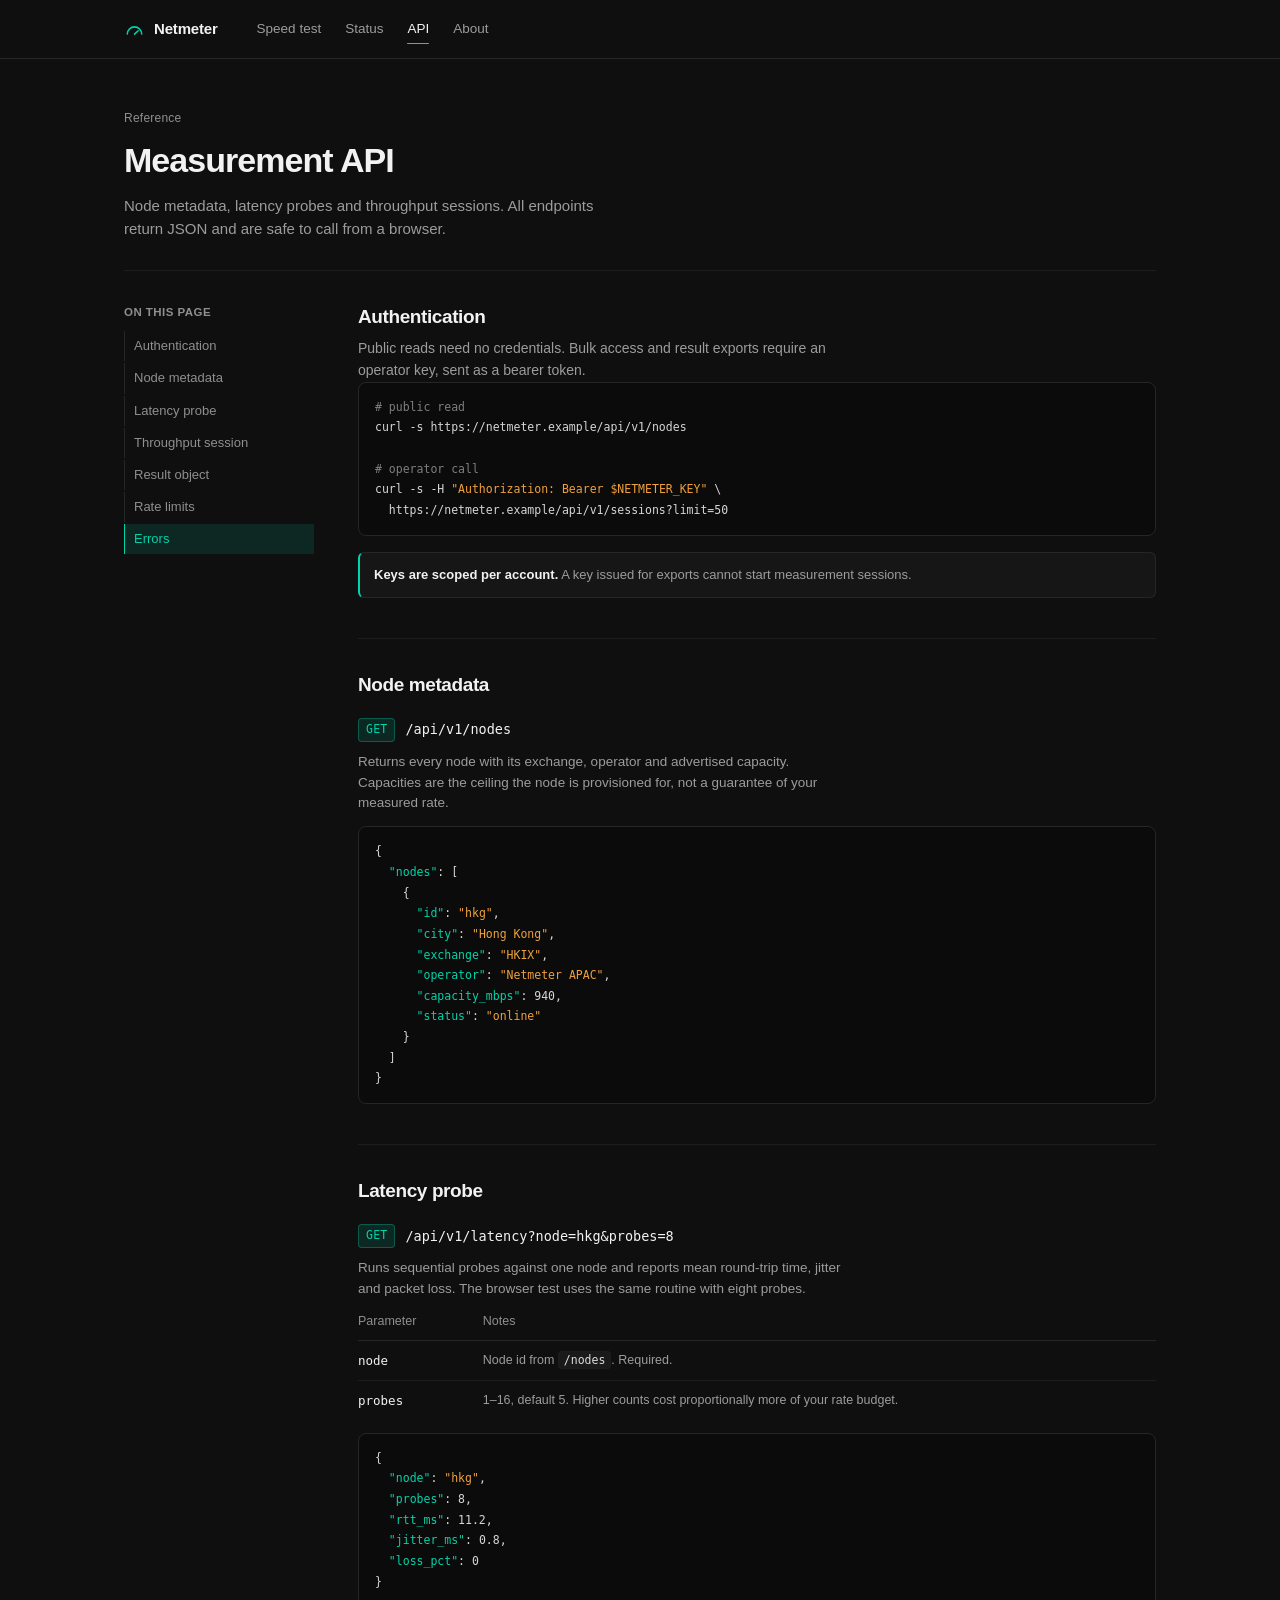
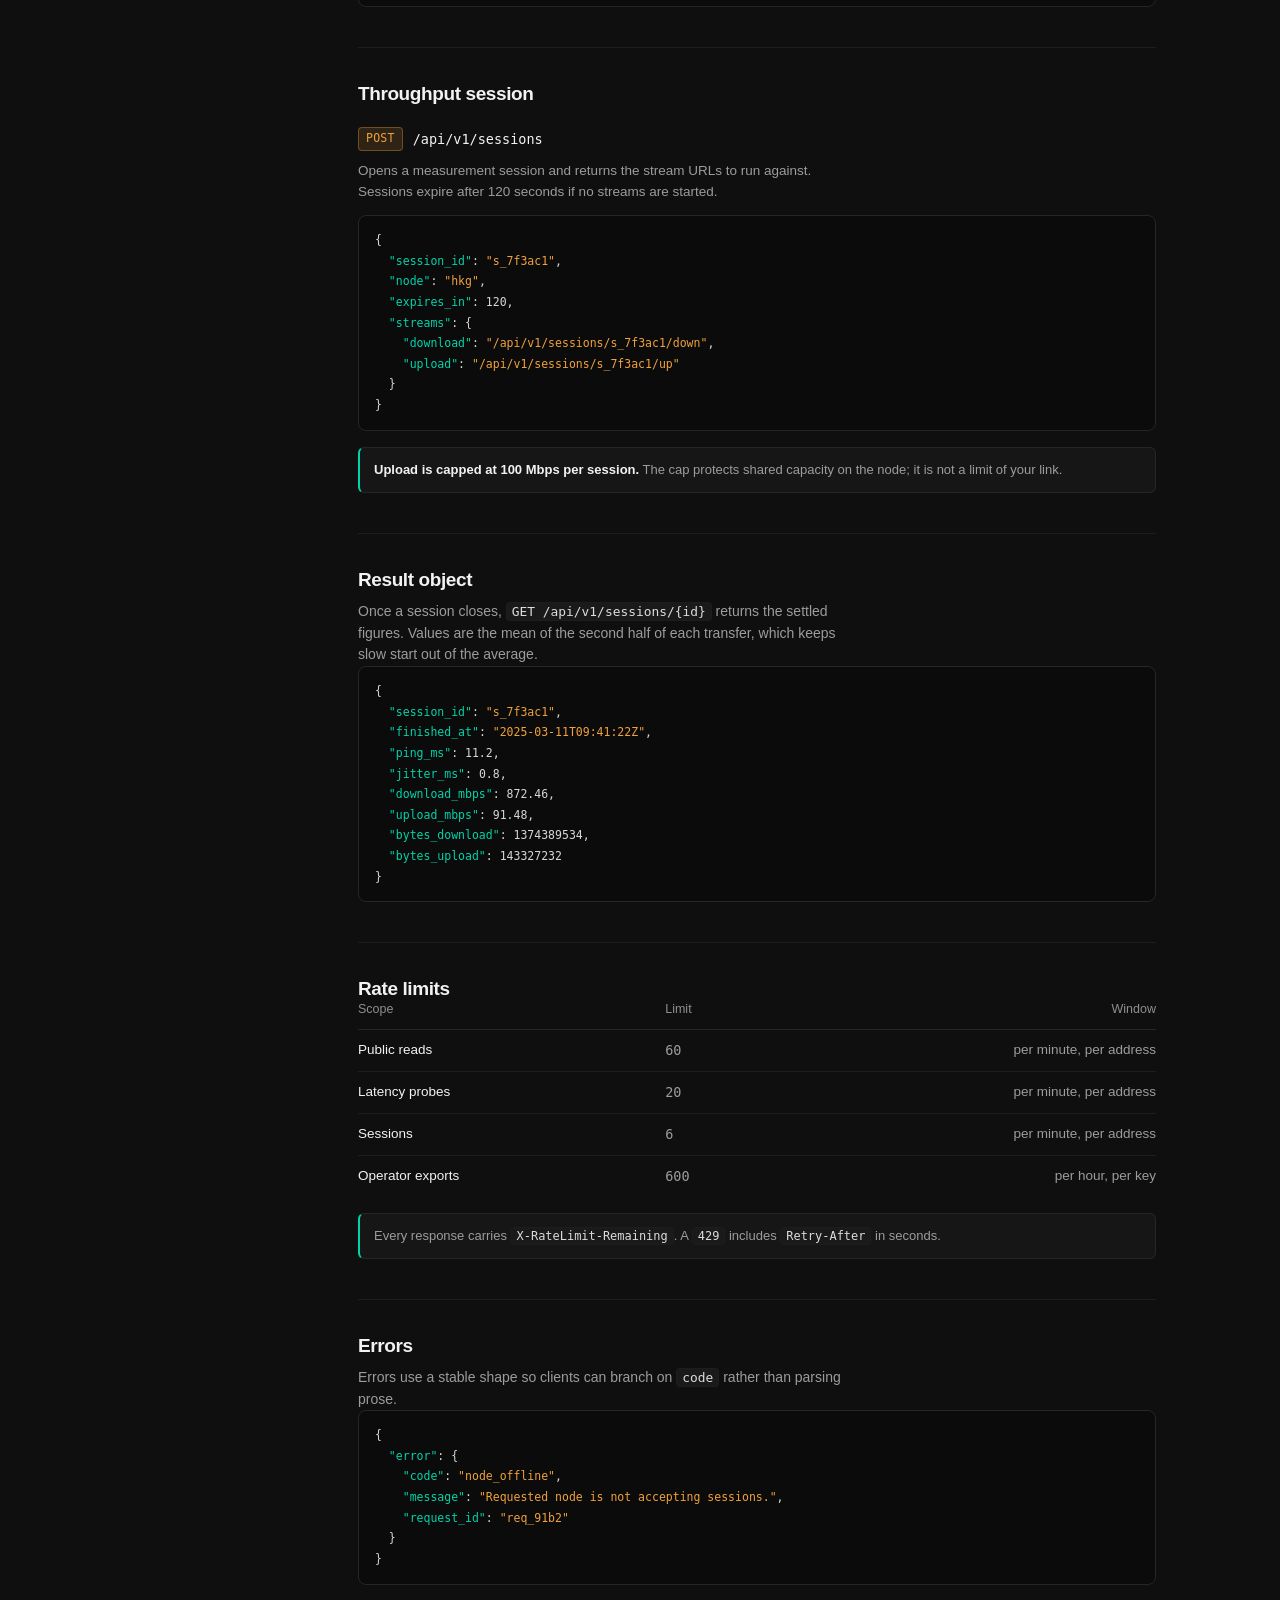
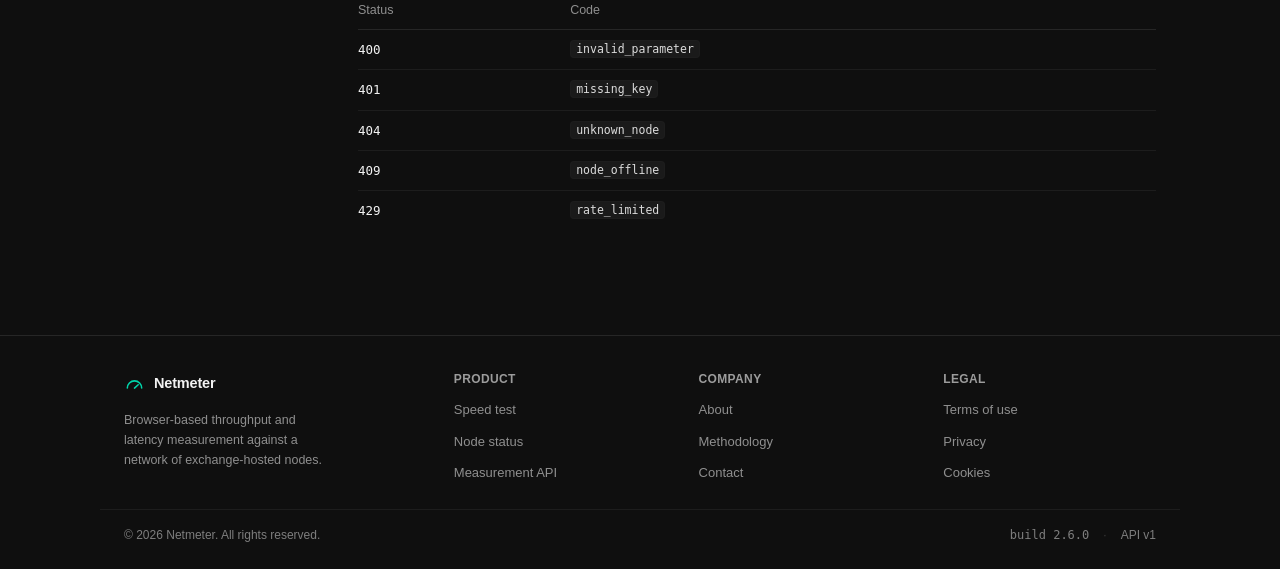
<file: web/api.html>
<!doctype html>
<html lang="en">
<head>
<meta charset="utf-8">
<meta name="viewport" content="width=device-width, initial-scale=1">
<title>Measurement API — Netmeter</title>
<meta name="description" content="HTTP endpoints for node metadata, latency probes and throughput sessions, with rate limits and result schemas.">
<meta name="theme-color" content="#0f0f0f">
<meta name="robots" content="index,follow">
<link rel="icon" href="data:image/svg+xml,%3Csvg xmlns='http://www.w3.org/2000/svg' viewBox='0 0 32 32'%3E%3Crect width='32' height='32' rx='7' fill='%230f0f0f'/%3E%3Cpath d='M6.5 22a9.5 9.5 0 1 1 19 0' fill='none' stroke='%2300d4aa' stroke-width='2.6' stroke-linecap='round'/%3E%3Cpath d='M16 22l5.4-4.9' fill='none' stroke='%23f2f2f2' stroke-width='2.6' stroke-linecap='round'/%3E%3C/svg%3E">
<link rel="stylesheet" href="assets/site.css">
<style>
  .doc-layout {
    display: grid;
    grid-template-columns: 190px minmax(0, 1fr);
    gap: 44px;
    align-items: start;
    padding-top: 34px;
  }

  .toc {
    position: sticky;
    top: 82px;
  }

  .toc h2 {
    margin-bottom: 12px;
    color: var(--text-faint);
    font-size: 11.5px;
    font-weight: 600;
    letter-spacing: 0.04em;
    text-transform: uppercase;
  }

  .toc ul { margin: 0; padding: 0; list-style: none; }

  .toc li + li { margin-top: 2px; }

  .toc a {
    display: block;
    padding: 5px 9px;
    border-left: 1px solid var(--line);
    color: var(--text-faint);
    font-size: 13px;
    text-decoration: none;
    transition: color var(--dur-fast) var(--ease),
                border-color var(--dur) var(--ease),
                background var(--dur-fast) var(--ease);
  }

  .toc a:hover { color: var(--text); background: var(--bg-hover); }

  .toc a[aria-current="true"] {
    border-left-color: var(--accent);
    color: var(--accent);
    background: var(--accent-soft);
  }

  .doc-section { padding-bottom: 40px; }
  .doc-section + .doc-section { border-top: 1px solid var(--line-soft); padding-top: 34px; }
  .doc-section h2 { font-size: 19px; }
  .doc-section > p { margin-top: 10px; color: var(--text-dim); font-size: 14px; max-width: 62ch; }

  /* endpoint block */

  .endpoint { margin-top: 22px; }

  .endpoint-head {
    display: flex;
    align-items: center;
    gap: 10px;
    flex-wrap: wrap;
    margin-bottom: 10px;
  }

  .method {
    display: inline-flex;
    align-items: center;
    padding: 2px 7px;
    border: 1px solid var(--accent-line);
    border-radius: 4px;
    background: var(--accent-soft);
    color: var(--accent);
    font-family: var(--mono);
    font-size: 11.5px;
    letter-spacing: 0.02em;
  }

  .method.post { border-color: rgba(240, 161, 60, 0.34); background: var(--amber-soft); color: var(--amber); }

  .path { color: var(--text); font-family: var(--mono); font-size: 13.5px; }

  .endpoint p { margin-top: 8px; color: var(--text-dim); font-size: 13.5px; max-width: 66ch; }

  .endpoint pre { margin-top: 12px; }

  .params { margin-top: 12px; }
  .params th, .params td { font-size: 12.5px; }
  .params td { white-space: normal; }
  .params td:last-child { text-align: left; padding-left: 12px; color: var(--text-dim); }
  .params th:last-child { text-align: left; padding-left: 12px; }

  .callout {
    margin-top: 16px;
    padding: 12px 14px;
    border: 1px solid var(--line);
    border-left: 2px solid var(--accent);
    border-radius: var(--r-sm);
    background: var(--bg-elev);
    color: var(--text-dim);
    font-size: 13px;
  }

  .callout strong { color: var(--text); font-weight: 600; }

  @media (max-width: 860px) {
    .doc-layout { grid-template-columns: minmax(0, 1fr); gap: 24px; }
    .toc { position: static; }
    .toc ul { display: flex; flex-wrap: wrap; gap: 6px; }
    .toc li + li { margin-top: 0; }
    .toc a { border: 1px solid var(--line); border-radius: 999px; padding: 4px 11px; font-size: 12.5px; }
    .toc a[aria-current="true"] { border-color: var(--accent-line); }
  }
</style>
</head>
<body class="page">

<a class="skip-link" href="#main">Skip to content</a>

<header class="topbar">
  <div class="inner">
    <a class="brand" href="index.html" aria-label="Netmeter home">
      <svg class="mark" viewBox="0 0 24 24" fill="none" aria-hidden="true">
        <path d="M3.8 17.2a8.2 8.2 0 1 1 16.4 0" stroke="currentColor" stroke-width="1.8" stroke-linecap="round"/>
        <path d="M12 17.2l4.2-3.8" stroke="currentColor" stroke-width="1.8" stroke-linecap="round"/>
      </svg>
      <span>Netmeter</span>
    </a>
    <nav class="topnav" id="primary-nav" aria-label="Primary">
      <a class="navlink" href="index.html">Speed test</a>
      <a class="navlink" href="status.html">Status</a>
      <a class="navlink" href="api.html" aria-current="page">API</a>
      <a class="navlink" href="about.html">About</a>
    </nav>
    <div class="topbar-actions">
      <button type="button" class="nav-toggle" aria-label="Toggle navigation" aria-expanded="false" aria-controls="primary-nav">
        <svg viewBox="0 0 16 16" fill="none" aria-hidden="true" width="15" height="15">
          <path d="M2 4.5h12M2 8h12M2 11.5h12" stroke="currentColor" stroke-width="1.5" stroke-linecap="round"/>
        </svg>
      </button>
    </div>
  </div>
</header>

<main class="main" id="main">
  <div class="shell">

    <header class="page-head" data-reveal>
      <span class="eyebrow">Reference</span>
      <h1>Measurement API</h1>
      <p class="lede">Node metadata, latency probes and throughput sessions. All endpoints return JSON and are safe to call from a browser.</p>
    </header>

    <div class="doc-layout">

      <nav class="toc" id="api-toc" aria-label="On this page" data-toc>
        <h2>On this page</h2>
        <ul>
          <li><a href="#auth">Authentication</a></li>
          <li><a href="#nodes">Node metadata</a></li>
          <li><a href="#latency">Latency probe</a></li>
          <li><a href="#session">Throughput session</a></li>
          <li><a href="#result">Result object</a></li>
          <li><a href="#limits">Rate limits</a></li>
          <li><a href="#errors">Errors</a></li>
        </ul>
      </nav>

      <div>

        <section class="doc-section" id="auth" data-reveal>
          <h2>Authentication</h2>
          <p>Public reads need no credentials. Bulk access and result exports require an operator key, sent as a bearer token.</p>
          <pre><code><span class="c"># public read</span>
curl -s https://netmeter.example/api/v1/nodes

<span class="c"># operator call</span>
curl -s -H <span class="s">"Authorization: Bearer $NETMETER_KEY"</span> \
  https://netmeter.example/api/v1/sessions?limit=50</code></pre>
          <div class="callout"><strong>Keys are scoped per account.</strong> A key issued for exports cannot start measurement sessions.</div>
        </section>

        <section class="doc-section" id="nodes" data-reveal>
          <h2>Node metadata</h2>
          <div class="endpoint">
            <div class="endpoint-head">
              <span class="method">GET</span>
              <span class="path">/api/v1/nodes</span>
            </div>
            <p>Returns every node with its exchange, operator and advertised capacity. Capacities are the ceiling the node is provisioned for, not a guarantee of your measured rate.</p>
            <pre><code>{
  <span class="k">"nodes"</span>: [
    {
      <span class="k">"id"</span>: <span class="s">"hkg"</span>,
      <span class="k">"city"</span>: <span class="s">"Hong Kong"</span>,
      <span class="k">"exchange"</span>: <span class="s">"HKIX"</span>,
      <span class="k">"operator"</span>: <span class="s">"Netmeter APAC"</span>,
      <span class="k">"capacity_mbps"</span>: 940,
      <span class="k">"status"</span>: <span class="s">"online"</span>
    }
  ]
}</code></pre>
          </div>
        </section>

        <section class="doc-section" id="latency" data-reveal>
          <h2>Latency probe</h2>
          <div class="endpoint">
            <div class="endpoint-head">
              <span class="method">GET</span>
              <span class="path">/api/v1/latency?node=hkg&amp;probes=8</span>
            </div>
            <p>Runs sequential probes against one node and reports mean round-trip time, jitter and packet loss. The browser test uses the same routine with eight probes.</p>
            <table class="params">
              <thead>
                <tr><th scope="col">Parameter</th><th scope="col">Notes</th></tr>
              </thead>
              <tbody>
                <tr><td class="mono">node</td><td>Node id from <code>/nodes</code>. Required.</td></tr>
                <tr><td class="mono">probes</td><td>1–16, default 5. Higher counts cost proportionally more of your rate budget.</td></tr>
              </tbody>
            </table>
            <pre><code>{
  <span class="k">"node"</span>: <span class="s">"hkg"</span>,
  <span class="k">"probes"</span>: 8,
  <span class="k">"rtt_ms"</span>: 11.2,
  <span class="k">"jitter_ms"</span>: 0.8,
  <span class="k">"loss_pct"</span>: 0
}</code></pre>
          </div>
        </section>

        <section class="doc-section" id="session" data-reveal>
          <h2>Throughput session</h2>
          <div class="endpoint">
            <div class="endpoint-head">
              <span class="method post">POST</span>
              <span class="path">/api/v1/sessions</span>
            </div>
            <p>Opens a measurement session and returns the stream URLs to run against. Sessions expire after 120 seconds if no streams are started.</p>
            <pre><code>{
  <span class="k">"session_id"</span>: <span class="s">"s_7f3ac1"</span>,
  <span class="k">"node"</span>: <span class="s">"hkg"</span>,
  <span class="k">"expires_in"</span>: 120,
  <span class="k">"streams"</span>: {
    <span class="k">"download"</span>: <span class="s">"/api/v1/sessions/s_7f3ac1/down"</span>,
    <span class="k">"upload"</span>: <span class="s">"/api/v1/sessions/s_7f3ac1/up"</span>
  }
}</code></pre>
            <div class="callout"><strong>Upload is capped at 100 Mbps per session.</strong> The cap protects shared capacity on the node; it is not a limit of your link.</div>
          </div>
        </section>

        <section class="doc-section" id="result" data-reveal>
          <h2>Result object</h2>
          <p>Once a session closes, <code>GET /api/v1/sessions/{id}</code> returns the settled figures. Values are the mean of the second half of each transfer, which keeps slow start out of the average.</p>
          <pre><code>{
  <span class="k">"session_id"</span>: <span class="s">"s_7f3ac1"</span>,
  <span class="k">"finished_at"</span>: <span class="s">"2025-03-11T09:41:22Z"</span>,
  <span class="k">"ping_ms"</span>: 11.2,
  <span class="k">"jitter_ms"</span>: 0.8,
  <span class="k">"download_mbps"</span>: 872.46,
  <span class="k">"upload_mbps"</span>: 91.48,
  <span class="k">"bytes_download"</span>: 1374389534,
  <span class="k">"bytes_upload"</span>: 143327232
}</code></pre>
        </section>

        <section class="doc-section" id="limits" data-reveal>
          <h2>Rate limits</h2>
          <table>
            <thead>
              <tr><th scope="col">Scope</th><th scope="col">Limit</th><th scope="col">Window</th></tr>
            </thead>
            <tbody>
              <tr><td>Public reads</td><td class="num">60</td><td>per minute, per address</td></tr>
              <tr><td>Latency probes</td><td class="num">20</td><td>per minute, per address</td></tr>
              <tr><td>Sessions</td><td class="num">6</td><td>per minute, per address</td></tr>
              <tr><td>Operator exports</td><td class="num">600</td><td>per hour, per key</td></tr>
            </tbody>
          </table>
          <div class="callout">Every response carries <code>X-RateLimit-Remaining</code>. A <code>429</code> includes <code>Retry-After</code> in seconds.</div>
        </section>

        <section class="doc-section" id="errors" data-reveal>
          <h2>Errors</h2>
          <p>Errors use a stable shape so clients can branch on <code>code</code> rather than parsing prose.</p>
          <pre><code>{
  <span class="k">"error"</span>: {
    <span class="k">"code"</span>: <span class="s">"node_offline"</span>,
    <span class="k">"message"</span>: <span class="s">"Requested node is not accepting sessions."</span>,
    <span class="k">"request_id"</span>: <span class="s">"req_91b2"</span>
  }
}</code></pre>
          <table class="params" style="margin-top: 16px;">
            <thead>
              <tr><th scope="col">Status</th><th scope="col">Code</th></tr>
            </thead>
            <tbody>
              <tr><td class="num">400</td><td><code>invalid_parameter</code></td></tr>
              <tr><td class="num">401</td><td><code>missing_key</code></td></tr>
              <tr><td class="num">404</td><td><code>unknown_node</code></td></tr>
              <tr><td class="num">409</td><td><code>node_offline</code></td></tr>
              <tr><td class="num">429</td><td><code>rate_limited</code></td></tr>
            </tbody>
          </table>
        </section>

      </div>
    </div>
  </div>
</main>

<footer class="site-foot">
  <div class="inner">
    <div class="foot-brand">
      <a class="brand" href="index.html">
        <svg class="mark" viewBox="0 0 24 24" fill="none" aria-hidden="true">
          <path d="M3.8 17.2a8.2 8.2 0 1 1 16.4 0" stroke="currentColor" stroke-width="1.8" stroke-linecap="round"/>
          <path d="M12 17.2l4.2-3.8" stroke="currentColor" stroke-width="1.8" stroke-linecap="round"/>
        </svg>
        <span>Netmeter</span>
      </a>
      <p>Browser-based throughput and latency measurement against a network of exchange-hosted nodes.</p>
    </div>
    <div class="foot-col">
      <h3>Product</h3>
      <ul>
        <li><a href="index.html">Speed test</a></li>
        <li><a href="status.html">Node status</a></li>
        <li><a href="api.html">Measurement API</a></li>
      </ul>
    </div>
    <div class="foot-col">
      <h3>Company</h3>
      <ul>
        <li><a href="about.html">About</a></li>
        <li><a href="about.html#method">Methodology</a></li>
        <li><a href="about.html#contact">Contact</a></li>
      </ul>
    </div>
    <div class="foot-col">
      <h3>Legal</h3>
      <ul>
        <li><a href="legal.html">Terms of use</a></li>
        <li><a href="legal.html#privacy">Privacy</a></li>
        <li><a href="legal.html#cookies">Cookies</a></li>
      </ul>
    </div>
  </div>
  <div class="foot-base">
    <span>© <span data-year>2025</span> Netmeter. All rights reserved.</span>
    <span class="meta">
      <span class="mono">build 2.6.0</span>
      <span class="sep">·</span>
      <span>API v1</span>
    </span>
  </div>
</footer>

<script src="assets/site.js" defer></script>
</body>
</html>
</file>
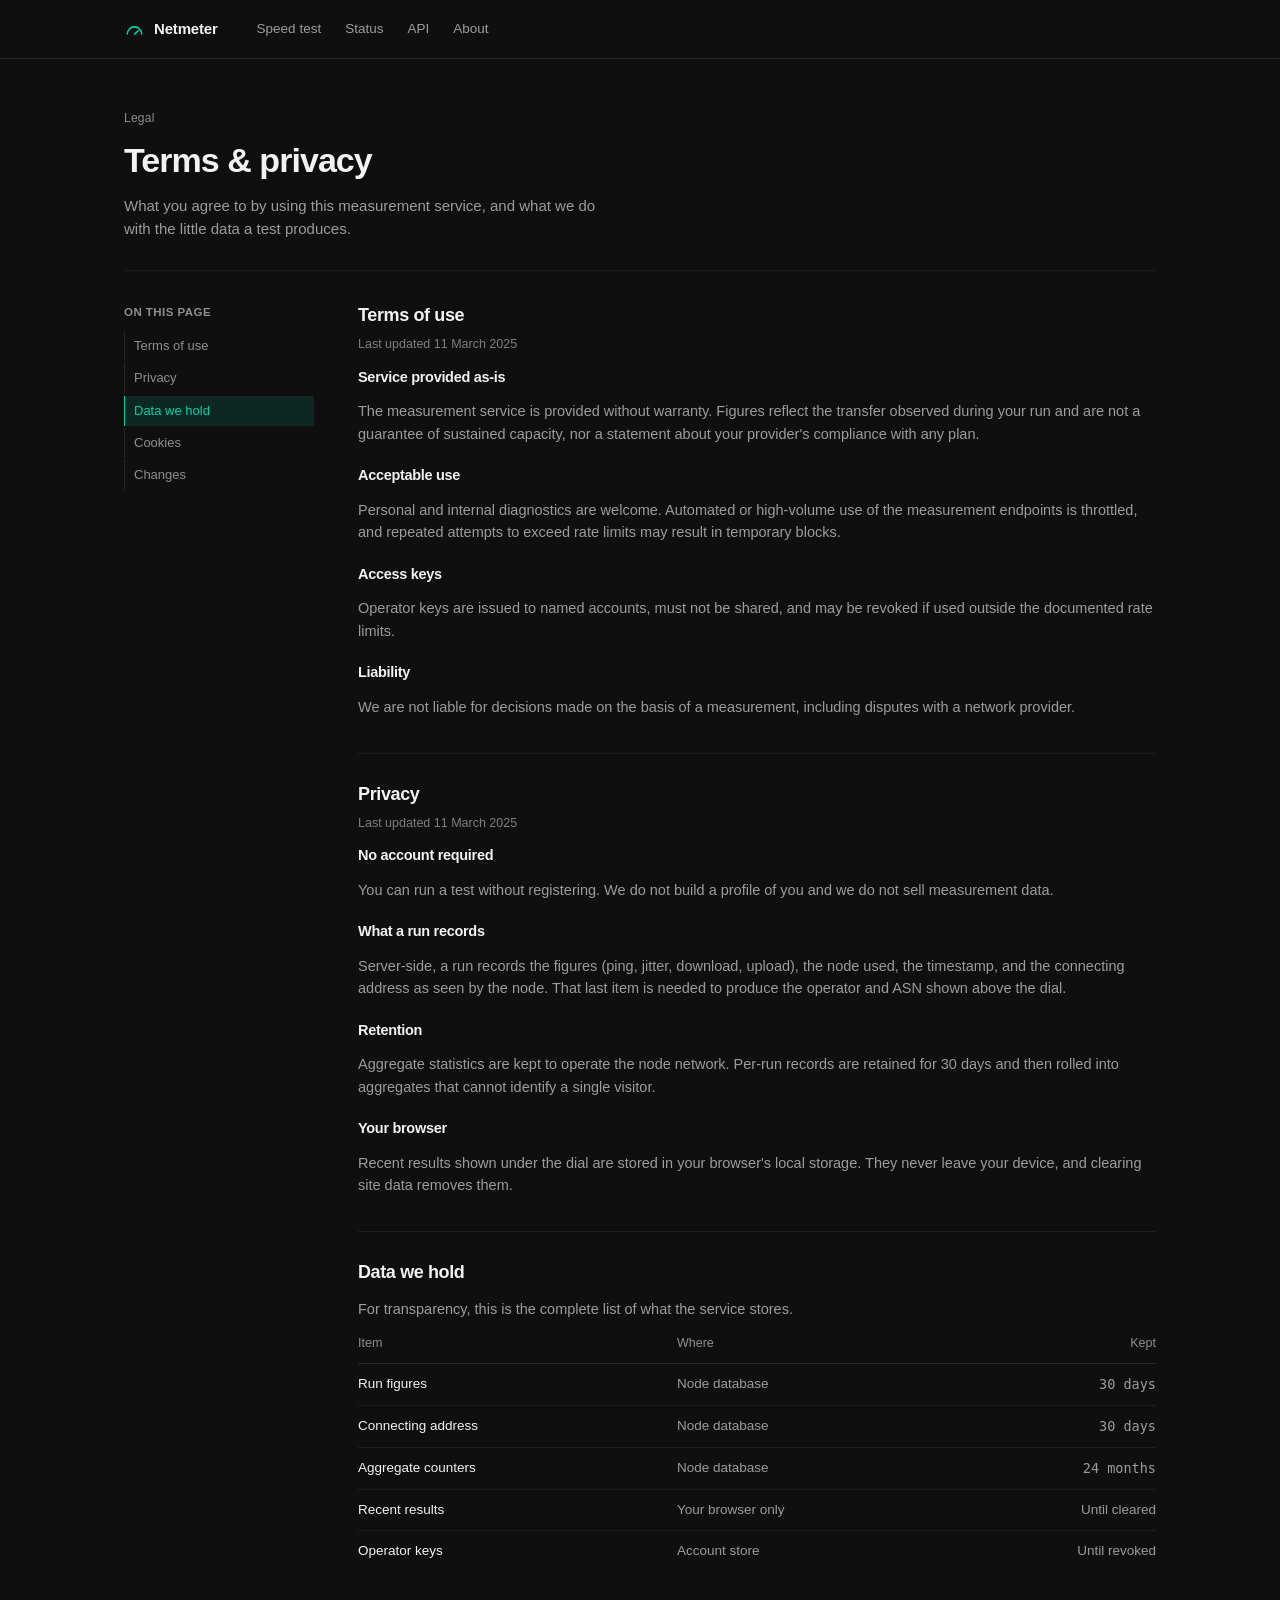
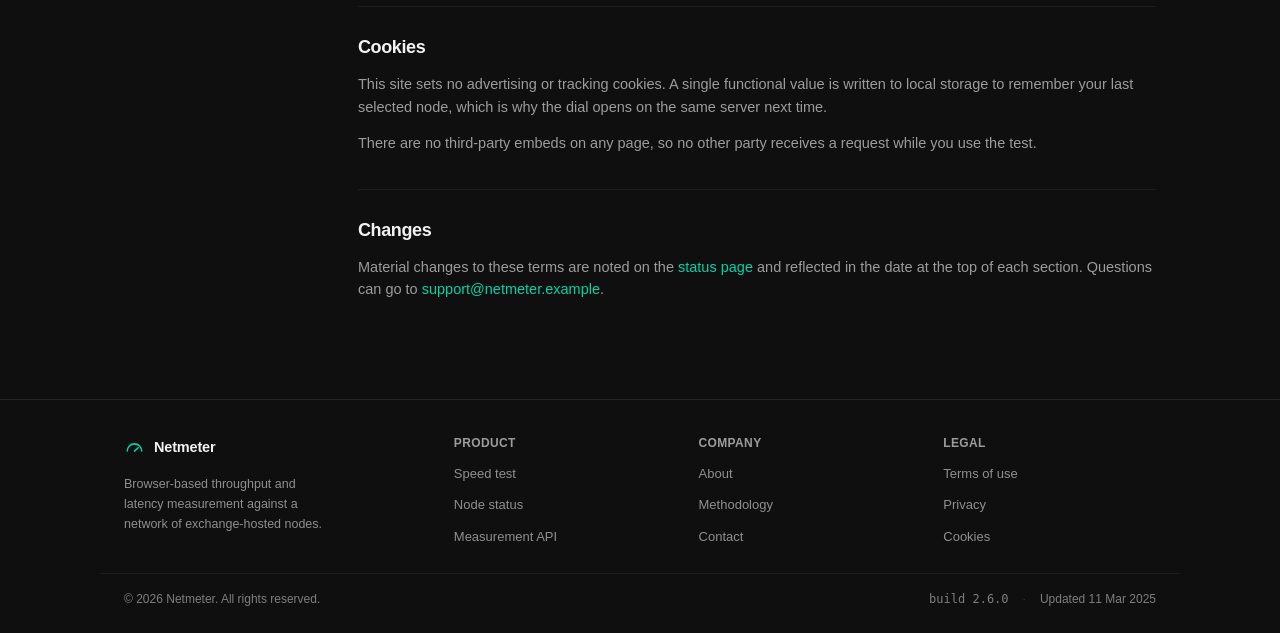
<file: web/legal.html>
<!doctype html>
<html lang="en">
<head>
<meta charset="utf-8">
<meta name="viewport" content="width=device-width, initial-scale=1">
<title>Terms &amp; privacy — Netmeter</title>
<meta name="description" content="Terms of use, privacy practices and cookie policy for the Netmeter speed test.">
<meta name="theme-color" content="#0f0f0f">
<meta name="robots" content="index,follow">
<link rel="icon" href="data:image/svg+xml,%3Csvg xmlns='http://www.w3.org/2000/svg' viewBox='0 0 32 32'%3E%3Crect width='32' height='32' rx='7' fill='%230f0f0f'/%3E%3Cpath d='M6.5 22a9.5 9.5 0 1 1 19 0' fill='none' stroke='%2300d4aa' stroke-width='2.6' stroke-linecap='round'/%3E%3Cpath d='M16 22l5.4-4.9' fill='none' stroke='%23f2f2f2' stroke-width='2.6' stroke-linecap='round'/%3E%3C/svg%3E">
<link rel="stylesheet" href="assets/site.css">
<style>
  .legal-layout {
    display: grid;
    grid-template-columns: 190px minmax(0, 1fr);
    gap: 44px;
    align-items: start;
    padding-top: 34px;
  }

  .toc { position: sticky; top: 82px; }

  .toc h2 {
    margin-bottom: 12px;
    color: var(--text-faint);
    font-size: 11.5px;
    font-weight: 600;
    letter-spacing: 0.04em;
    text-transform: uppercase;
  }

  .toc ul { margin: 0; padding: 0; list-style: none; }
  .toc li + li { margin-top: 2px; }

  .toc a {
    display: block;
    padding: 5px 9px;
    border-left: 1px solid var(--line);
    color: var(--text-faint);
    font-size: 13px;
    text-decoration: none;
    transition: color var(--dur-fast) var(--ease),
                border-color var(--dur) var(--ease),
                background var(--dur-fast) var(--ease);
  }

  .toc a:hover { color: var(--text); background: var(--bg-hover); }

  .toc a[aria-current="true"] {
    border-left-color: var(--accent);
    color: var(--accent);
    background: var(--accent-soft);
  }

  .legal-body section { padding-bottom: 34px; }
  .legal-body section + section { border-top: 1px solid var(--line-soft); padding-top: 30px; }
  .legal-body h2 { font-size: 18px; }
  .legal-body .updated { margin-top: 8px; color: var(--text-ghost); font-size: 12.5px; }

  .legal-body .prose { margin-top: 14px; }
  .legal-body .prose h3 { margin-top: 22px; }
  .legal-body .prose h3:first-child { margin-top: 0; }

  .legal-body .prose table { margin-top: 14px; }

  @media (max-width: 860px) {
    .legal-layout { grid-template-columns: minmax(0, 1fr); gap: 24px; }
    .toc { position: static; }
    .toc ul { display: flex; flex-wrap: wrap; gap: 6px; }
    .toc li + li { margin-top: 0; }
    .toc a { border: 1px solid var(--line); border-radius: 999px; padding: 4px 11px; font-size: 12.5px; }
    .toc a[aria-current="true"] { border-color: var(--accent-line); }
  }
</style>
</head>
<body class="page">

<a class="skip-link" href="#main">Skip to content</a>

<header class="topbar">
  <div class="inner">
    <a class="brand" href="index.html" aria-label="Netmeter home">
      <svg class="mark" viewBox="0 0 24 24" fill="none" aria-hidden="true">
        <path d="M3.8 17.2a8.2 8.2 0 1 1 16.4 0" stroke="currentColor" stroke-width="1.8" stroke-linecap="round"/>
        <path d="M12 17.2l4.2-3.8" stroke="currentColor" stroke-width="1.8" stroke-linecap="round"/>
      </svg>
      <span>Netmeter</span>
    </a>
    <nav class="topnav" id="primary-nav" aria-label="Primary">
      <a class="navlink" href="index.html">Speed test</a>
      <a class="navlink" href="status.html">Status</a>
      <a class="navlink" href="api.html">API</a>
      <a class="navlink" href="about.html">About</a>
    </nav>
    <div class="topbar-actions">
      <button type="button" class="nav-toggle" aria-label="Toggle navigation" aria-expanded="false" aria-controls="primary-nav">
        <svg viewBox="0 0 16 16" fill="none" aria-hidden="true" width="15" height="15">
          <path d="M2 4.5h12M2 8h12M2 11.5h12" stroke="currentColor" stroke-width="1.5" stroke-linecap="round"/>
        </svg>
      </button>
    </div>
  </div>
</header>

<main class="main" id="main">
  <div class="shell">

    <header class="page-head" data-reveal>
      <span class="eyebrow">Legal</span>
      <h1>Terms &amp; privacy</h1>
      <p class="lede">What you agree to by using this measurement service, and what we do with the little data a test produces.</p>
    </header>

    <div class="legal-layout">

      <nav class="toc" aria-label="On this page" data-toc>
        <h2>On this page</h2>
        <ul>
          <li><a href="#terms">Terms of use</a></li>
          <li><a href="#privacy">Privacy</a></li>
          <li><a href="#data">Data we hold</a></li>
          <li><a href="#cookies">Cookies</a></li>
          <li><a href="#changes">Changes</a></li>
        </ul>
      </nav>

      <div class="legal-body">

        <section id="terms" data-reveal>
          <h2>Terms of use</h2>
          <p class="updated">Last updated 11 March 2025</p>
          <div class="prose">
            <h3>Service provided as-is</h3>
            <p>The measurement service is provided without warranty. Figures reflect the transfer observed during your run and are not a guarantee of sustained capacity, nor a statement about your provider's compliance with any plan.</p>

            <h3>Acceptable use</h3>
            <p>Personal and internal diagnostics are welcome. Automated or high-volume use of the measurement endpoints is throttled, and repeated attempts to exceed rate limits may result in temporary blocks.</p>

            <h3>Access keys</h3>
            <p>Operator keys are issued to named accounts, must not be shared, and may be revoked if used outside the documented rate limits.</p>

            <h3>Liability</h3>
            <p>We are not liable for decisions made on the basis of a measurement, including disputes with a network provider.</p>
          </div>
        </section>

        <section id="privacy" data-reveal>
          <h2>Privacy</h2>
          <p class="updated">Last updated 11 March 2025</p>
          <div class="prose">
            <h3>No account required</h3>
            <p>You can run a test without registering. We do not build a profile of you and we do not sell measurement data.</p>

            <h3>What a run records</h3>
            <p>Server-side, a run records the figures (ping, jitter, download, upload), the node used, the timestamp, and the connecting address as seen by the node. That last item is needed to produce the operator and ASN shown above the dial.</p>

            <h3>Retention</h3>
            <p>Aggregate statistics are kept to operate the node network. Per-run records are retained for 30 days and then rolled into aggregates that cannot identify a single visitor.</p>

            <h3>Your browser</h3>
            <p>Recent results shown under the dial are stored in your browser's local storage. They never leave your device, and clearing site data removes them.</p>
          </div>
        </section>

        <section id="data" data-reveal>
          <h2>Data we hold</h2>
          <div class="prose">
            <p>For transparency, this is the complete list of what the service stores.</p>
            <table>
              <thead>
                <tr><th scope="col">Item</th><th scope="col">Where</th><th scope="col">Kept</th></tr>
              </thead>
              <tbody>
                <tr><td>Run figures</td><td>Node database</td><td class="num">30 days</td></tr>
                <tr><td>Connecting address</td><td>Node database</td><td class="num">30 days</td></tr>
                <tr><td>Aggregate counters</td><td>Node database</td><td class="num">24 months</td></tr>
                <tr><td>Recent results</td><td>Your browser only</td><td>Until cleared</td></tr>
                <tr><td>Operator keys</td><td>Account store</td><td>Until revoked</td></tr>
              </tbody>
            </table>
          </div>
        </section>

        <section id="cookies" data-reveal>
          <h2>Cookies</h2>
          <div class="prose">
            <p>This site sets no advertising or tracking cookies. A single functional value is written to local storage to remember your last selected node, which is why the dial opens on the same server next time.</p>
            <p>There are no third-party embeds on any page, so no other party receives a request while you use the test.</p>
          </div>
        </section>

        <section id="changes" data-reveal>
          <h2>Changes</h2>
          <div class="prose">
            <p>Material changes to these terms are noted on the <a href="status.html">status page</a> and reflected in the date at the top of each section. Questions can go to <a href="mailto:support@netmeter.example">support@netmeter.example</a>.</p>
          </div>
        </section>

      </div>
    </div>
  </div>
</main>

<footer class="site-foot">
  <div class="inner">
    <div class="foot-brand">
      <a class="brand" href="index.html">
        <svg class="mark" viewBox="0 0 24 24" fill="none" aria-hidden="true">
          <path d="M3.8 17.2a8.2 8.2 0 1 1 16.4 0" stroke="currentColor" stroke-width="1.8" stroke-linecap="round"/>
          <path d="M12 17.2l4.2-3.8" stroke="currentColor" stroke-width="1.8" stroke-linecap="round"/>
        </svg>
        <span>Netmeter</span>
      </a>
      <p>Browser-based throughput and latency measurement against a network of exchange-hosted nodes.</p>
    </div>
    <div class="foot-col">
      <h3>Product</h3>
      <ul>
        <li><a href="index.html">Speed test</a></li>
        <li><a href="status.html">Node status</a></li>
        <li><a href="api.html">Measurement API</a></li>
      </ul>
    </div>
    <div class="foot-col">
      <h3>Company</h3>
      <ul>
        <li><a href="about.html">About</a></li>
        <li><a href="about.html#method">Methodology</a></li>
        <li><a href="about.html#contact">Contact</a></li>
      </ul>
    </div>
    <div class="foot-col">
      <h3>Legal</h3>
      <ul>
        <li><a href="legal.html">Terms of use</a></li>
        <li><a href="legal.html#privacy">Privacy</a></li>
        <li><a href="legal.html#cookies">Cookies</a></li>
      </ul>
    </div>
  </div>
  <div class="foot-base">
    <span>© <span data-year>2025</span> Netmeter. All rights reserved.</span>
    <span class="meta">
      <span class="mono">build 2.6.0</span>
      <span class="sep">·</span>
      <span>Updated 11 Mar 2025</span>
    </span>
  </div>
</footer>

<script src="assets/site.js" defer></script>
</body>
</html>
</file>
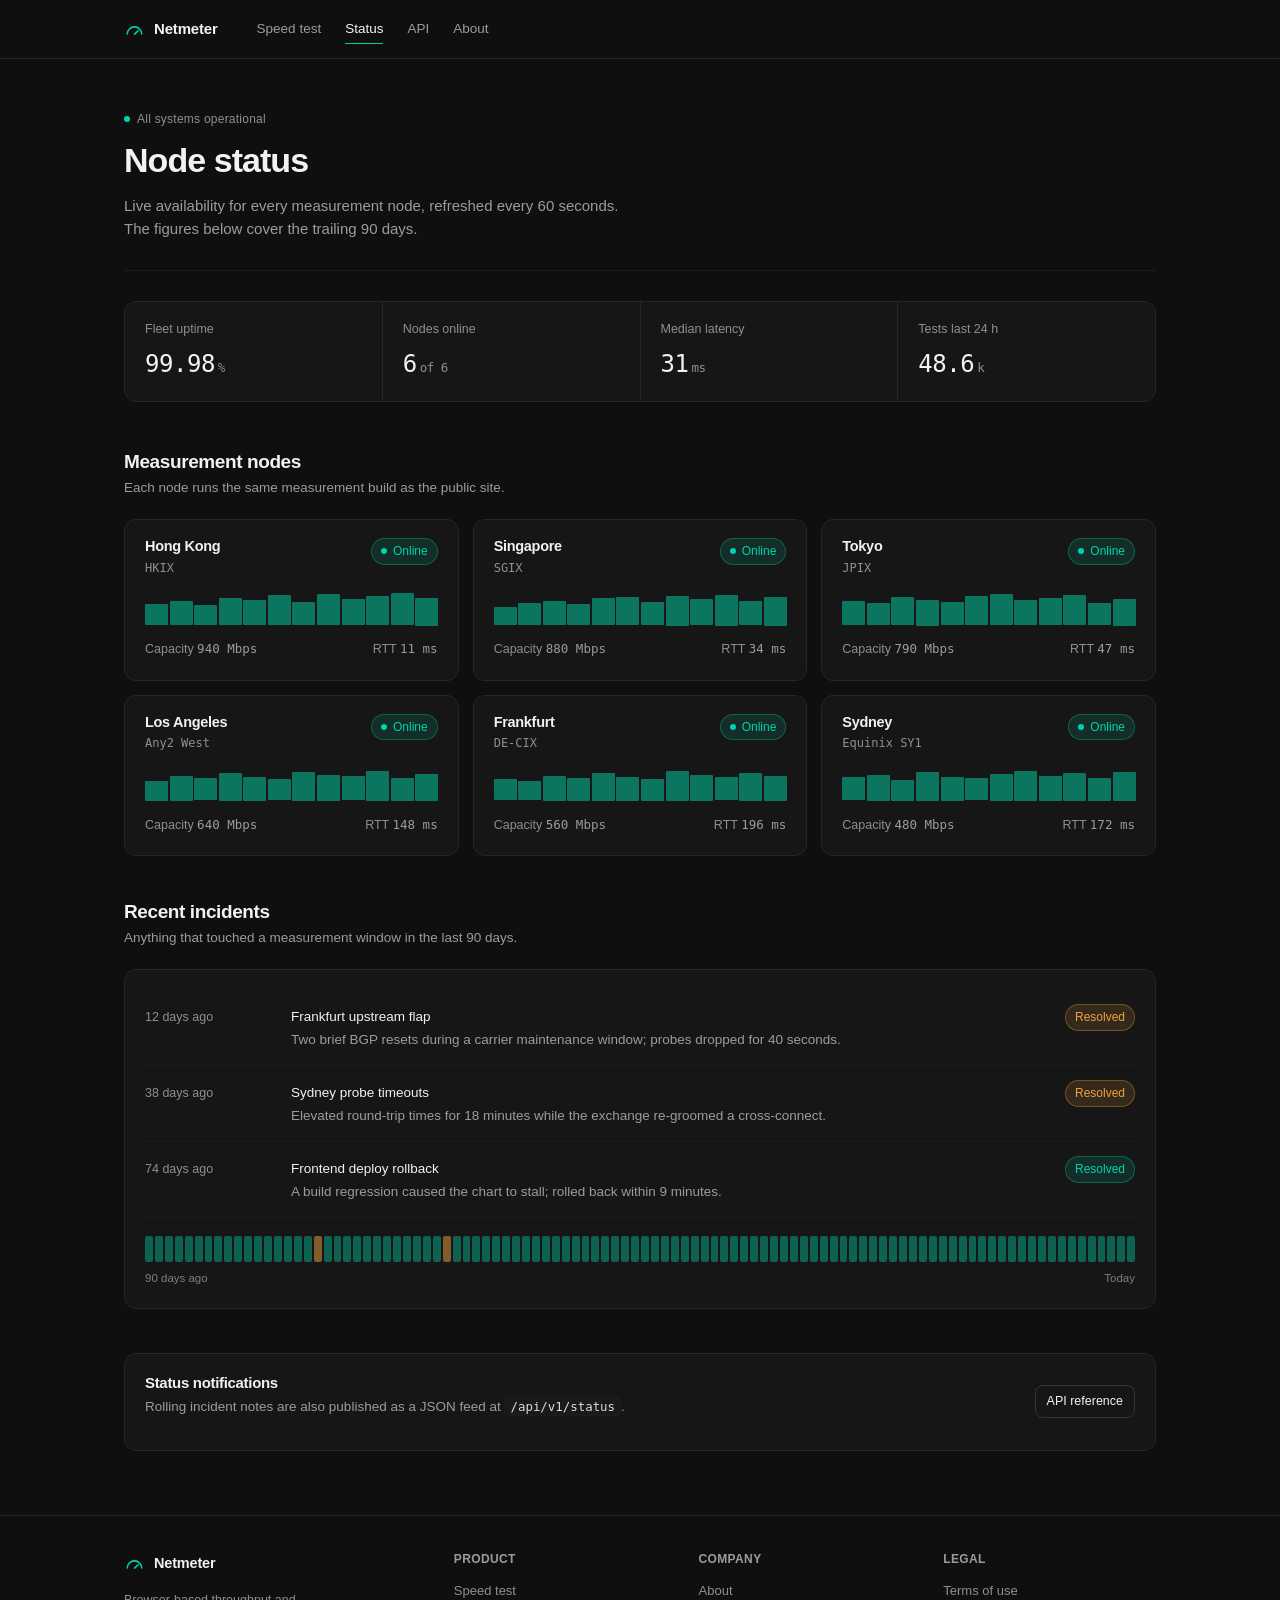
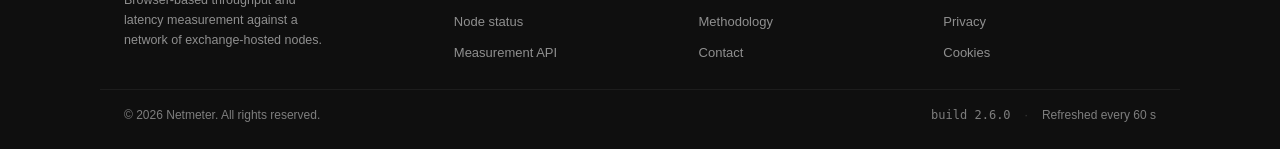
<file: web/status.html>
<!doctype html>
<html lang="en">
<head>
<meta charset="utf-8">
<meta name="viewport" content="width=device-width, initial-scale=1">
<title>Node status — Netmeter</title>
<meta name="description" content="Current availability and recent measurement windows for every Netmeter test node.">
<meta name="theme-color" content="#0f0f0f">
<meta name="robots" content="index,follow">
<link rel="icon" href="data:image/svg+xml,%3Csvg xmlns='http://www.w3.org/2000/svg' viewBox='0 0 32 32'%3E%3Crect width='32' height='32' rx='7' fill='%230f0f0f'/%3E%3Cpath d='M6.5 22a9.5 9.5 0 1 1 19 0' fill='none' stroke='%2300d4aa' stroke-width='2.6' stroke-linecap='round'/%3E%3Cpath d='M16 22l5.4-4.9' fill='none' stroke='%23f2f2f2' stroke-width='2.6' stroke-linecap='round'/%3E%3C/svg%3E">
<link rel="stylesheet" href="assets/site.css">
<style>
  /* ---------- summary strip ---------- */

  .summary {
    display: grid;
    grid-template-columns: repeat(4, minmax(0, 1fr));
    gap: 1px;
    margin-top: 30px;
    border: 1px solid var(--line);
    border-radius: var(--r-lg);
    background: var(--line);
    overflow: hidden;
  }

  .summary-cell {
    padding: 18px 20px;
    background: var(--bg-elev);
  }

  .summary-cell .label {
    color: var(--text-faint);
    font-size: 12.5px;
  }

  .summary-cell .figure {
    margin-top: 6px;
    font-family: var(--mono);
    font-size: 24px;
    font-variant-numeric: tabular-nums;
    letter-spacing: -0.02em;
  }

  .summary-cell .figure .suffix {
    margin-left: 3px;
    color: var(--text-faint);
    font-size: 12.5px;
  }

  /* ---------- node grid ---------- */

  .node-card {
    display: flex;
    flex-direction: column;
    gap: 14px;
    padding: 18px 20px 20px;
  }

  .node-card .top {
    display: flex;
    align-items: flex-start;
    justify-content: space-between;
    gap: 12px;
  }

  .node-card h3 { font-size: 14.5px; }

  .node-card .exchange {
    margin-top: 3px;
    color: var(--text-faint);
    font-family: var(--mono);
    font-size: 12px;
  }

  /* Miniature bar sparkline: pure CSS, no data dependency. */
  .bars {
    display: flex;
    align-items: flex-end;
    gap: 2px;
    height: 34px;
  }

  .bars span {
    flex: 1;
    border-radius: 1px;
    background: var(--accent);
    opacity: 0.5;
    transform-origin: bottom;
    animation: bar-rise var(--dur-slow) var(--ease-out) both;
    animation-delay: calc(var(--i, 0) * 22ms);
  }

  @keyframes bar-rise {
    from { transform: scaleY(0.05); opacity: 0; }
    to { transform: none; opacity: 0.5; }
  }

  .node-meta {
    display: flex;
    align-items: center;
    justify-content: space-between;
    gap: 10px;
    color: var(--text-faint);
    font-size: 12.5px;
  }

  .node-meta .value { color: var(--text-dim); font-family: var(--mono); }

  /* ---------- incident list ---------- */

  .incidents { margin-top: 44px; }

  .incident {
    display: grid;
    grid-template-columns: 130px 1fr auto;
    gap: 16px;
    align-items: baseline;
    padding: 14px 0;
    border-bottom: 1px solid var(--line-soft);
  }

  .incident:last-child { border-bottom: 0; }
  .incident .when { color: var(--text-faint); font-size: 12.5px; white-space: nowrap; }
  .incident .what { color: var(--text-dim); font-size: 13.5px; }
  .incident .what strong { display: block; margin-bottom: 2px; color: var(--text); font-weight: 500; }

  /* ---------- uptime strip ---------- */

  .uptime {
    display: flex;
    gap: 2px;
    margin-top: 18px;
  }

  .uptime span {
    flex: 1;
    height: 26px;
    border-radius: 2px;
    background: rgba(0, 212, 170, 0.4);
    transition: transform var(--dur-fast) var(--ease), background var(--dur-fast) var(--ease);
  }

  .uptime span:hover { transform: scaleY(1.12); background: var(--accent); }
  .uptime span[data-state="degraded"] { background: rgba(240, 161, 60, 0.5); }
  .uptime span[data-state="degraded"]:hover { background: var(--amber); }

  .uptime-scale {
    display: flex;
    justify-content: space-between;
    margin-top: 8px;
    color: var(--text-ghost);
    font-size: 11.5px;
  }

  @media (max-width: 860px) {
    .summary { grid-template-columns: repeat(2, minmax(0, 1fr)); }
  }

  @media (max-width: 720px) {
    .incident { grid-template-columns: minmax(0, 1fr); gap: 4px; }
    .incident .pill { justify-self: start; }
  }
</style>
</head>
<body class="page">

<a class="skip-link" href="#main">Skip to content</a>

<header class="topbar">
  <div class="inner">
    <a class="brand" href="index.html" aria-label="Netmeter home">
      <svg class="mark" viewBox="0 0 24 24" fill="none" aria-hidden="true">
        <path d="M3.8 17.2a8.2 8.2 0 1 1 16.4 0" stroke="currentColor" stroke-width="1.8" stroke-linecap="round"/>
        <path d="M12 17.2l4.2-3.8" stroke="currentColor" stroke-width="1.8" stroke-linecap="round"/>
      </svg>
      <span>Netmeter</span>
    </a>
    <nav class="topnav" id="primary-nav" aria-label="Primary">
      <a class="navlink" href="index.html">Speed test</a>
      <a class="navlink" href="status.html" aria-current="page">Status</a>
      <a class="navlink" href="api.html">API</a>
      <a class="navlink" href="about.html">About</a>
    </nav>
    <div class="topbar-actions">
      <button type="button" class="nav-toggle" aria-label="Toggle navigation" aria-expanded="false" aria-controls="primary-nav">
        <svg viewBox="0 0 16 16" fill="none" aria-hidden="true" width="15" height="15">
          <path d="M2 4.5h12M2 8h12M2 11.5h12" stroke="currentColor" stroke-width="1.5" stroke-linecap="round"/>
        </svg>
      </button>
    </div>
  </div>
</header>

<main class="main" id="main">
  <div class="shell">

    <header class="page-head" data-reveal>
      <span class="eyebrow"><span class="dot"></span>All systems operational</span>
      <h1>Node status</h1>
      <p class="lede">Live availability for every measurement node, refreshed every 60 seconds. The figures below cover the trailing 90 days.</p>
    </header>

    <div class="summary" data-reveal>
      <div class="summary-cell">
        <div class="label">Fleet uptime</div>
        <div class="figure"><span class="count-up" data-count-to="99.98" data-decimals="2">0.00</span><span class="suffix">%</span></div>
      </div>
      <div class="summary-cell">
        <div class="label">Nodes online</div>
        <div class="figure"><span class="count-up" data-count-to="6">0</span><span class="suffix">of 6</span></div>
      </div>
      <div class="summary-cell">
        <div class="label">Median latency</div>
        <div class="figure"><span class="count-up" data-count-to="31" data-suffix="">0</span><span class="suffix">ms</span></div>
      </div>
      <div class="summary-cell">
        <div class="label">Tests last 24 h</div>
        <div class="figure"><span class="count-up" data-count-to="48.6" data-decimals="1">0.0</span><span class="suffix">k</span></div>
      </div>
    </div>

    <section aria-labelledby="nodes-heading" style="margin-top: 48px;">
      <div class="section-head" data-reveal>
        <div>
          <h2 id="nodes-heading">Measurement nodes</h2>
          <p>Each node runs the same measurement build as the public site.</p>
        </div>
      </div>

      <div class="grid grid-3" data-reveal-group>
        <article class="card node-card lift">
          <div class="top">
            <div>
              <h3>Hong Kong</h3>
              <div class="exchange">HKIX</div>
            </div>
            <span class="pill pill-ok"><span class="dot"></span>Online</span>
          </div>
          <div class="bars" aria-hidden="true">
            <span style="--i:0; height:62%"></span><span style="--i:1; height:71%"></span><span style="--i:2; height:58%"></span><span style="--i:3; height:80%"></span><span style="--i:4; height:74%"></span><span style="--i:5; height:88%"></span><span style="--i:6; height:69%"></span><span style="--i:7; height:92%"></span><span style="--i:8; height:77%"></span><span style="--i:9; height:85%"></span><span style="--i:10; height:94%"></span><span style="--i:11; height:81%"></span>
          </div>
          <div class="node-meta">
            <span>Capacity <span class="value">940 Mbps</span></span>
            <span>RTT <span class="value">11 ms</span></span>
          </div>
        </article>

        <article class="card node-card lift">
          <div class="top">
            <div>
              <h3>Singapore</h3>
              <div class="exchange">SGIX</div>
            </div>
            <span class="pill pill-ok"><span class="dot"></span>Online</span>
          </div>
          <div class="bars" aria-hidden="true">
            <span style="--i:0; height:54%"></span><span style="--i:1; height:66%"></span><span style="--i:2; height:72%"></span><span style="--i:3; height:61%"></span><span style="--i:4; height:79%"></span><span style="--i:5; height:83%"></span><span style="--i:6; height:68%"></span><span style="--i:7; height:87%"></span><span style="--i:8; height:76%"></span><span style="--i:9; height:90%"></span><span style="--i:10; height:71%"></span><span style="--i:11; height:84%"></span>
          </div>
          <div class="node-meta">
            <span>Capacity <span class="value">880 Mbps</span></span>
            <span>RTT <span class="value">34 ms</span></span>
          </div>
        </article>

        <article class="card node-card lift">
          <div class="top">
            <div>
              <h3>Tokyo</h3>
              <div class="exchange">JPIX</div>
            </div>
            <span class="pill pill-ok"><span class="dot"></span>Online</span>
          </div>
          <div class="bars" aria-hidden="true">
            <span style="--i:0; height:71%"></span><span style="--i:1; height:64%"></span><span style="--i:2; height:82%"></span><span style="--i:3; height:75%"></span><span style="--i:4; height:69%"></span><span style="--i:5; height:86%"></span><span style="--i:6; height:91%"></span><span style="--i:7; height:73%"></span><span style="--i:8; height:80%"></span><span style="--i:9; height:88%"></span><span style="--i:10; height:66%"></span><span style="--i:11; height:78%"></span>
          </div>
          <div class="node-meta">
            <span>Capacity <span class="value">790 Mbps</span></span>
            <span>RTT <span class="value">47 ms</span></span>
          </div>
        </article>

        <article class="card node-card lift">
          <div class="top">
            <div>
              <h3>Los Angeles</h3>
              <div class="exchange">Any2 West</div>
            </div>
            <span class="pill pill-ok"><span class="dot"></span>Online</span>
          </div>
          <div class="bars" aria-hidden="true">
            <span style="--i:0; height:58%"></span><span style="--i:1; height:73%"></span><span style="--i:2; height:66%"></span><span style="--i:3; height:81%"></span><span style="--i:4; height:70%"></span><span style="--i:5; height:63%"></span><span style="--i:6; height:85%"></span><span style="--i:7; height:77%"></span><span style="--i:8; height:72%"></span><span style="--i:9; height:89%"></span><span style="--i:10; height:68%"></span><span style="--i:11; height:79%"></span>
          </div>
          <div class="node-meta">
            <span>Capacity <span class="value">640 Mbps</span></span>
            <span>RTT <span class="value">148 ms</span></span>
          </div>
        </article>

        <article class="card node-card lift">
          <div class="top">
            <div>
              <h3>Frankfurt</h3>
              <div class="exchange">DE-CIX</div>
            </div>
            <span class="pill pill-ok"><span class="dot"></span>Online</span>
          </div>
          <div class="bars" aria-hidden="true">
            <span style="--i:0; height:63%"></span><span style="--i:1; height:57%"></span><span style="--i:2; height:74%"></span><span style="--i:3; height:68%"></span><span style="--i:4; height:82%"></span><span style="--i:5; height:71%"></span><span style="--i:6; height:65%"></span><span style="--i:7; height:87%"></span><span style="--i:8; height:76%"></span><span style="--i:9; height:69%"></span><span style="--i:10; height:83%"></span><span style="--i:11; height:74%"></span>
          </div>
          <div class="node-meta">
            <span>Capacity <span class="value">560 Mbps</span></span>
            <span>RTT <span class="value">196 ms</span></span>
          </div>
        </article>

        <article class="card node-card lift">
          <div class="top">
            <div>
              <h3>Sydney</h3>
              <div class="exchange">Equinix SY1</div>
            </div>
            <span class="pill pill-ok"><span class="dot"></span>Online</span>
          </div>
          <div class="bars" aria-hidden="true">
            <span style="--i:0; height:69%"></span><span style="--i:1; height:76%"></span><span style="--i:2; height:62%"></span><span style="--i:3; height:84%"></span><span style="--i:4; height:71%"></span><span style="--i:5; height:66%"></span><span style="--i:6; height:79%"></span><span style="--i:7; height:88%"></span><span style="--i:8; height:73%"></span><span style="--i:9; height:81%"></span><span style="--i:10; height:67%"></span><span style="--i:11; height:86%"></span>
          </div>
          <div class="node-meta">
            <span>Capacity <span class="value">480 Mbps</span></span>
            <span>RTT <span class="value">172 ms</span></span>
          </div>
        </article>
      </div>
    </section>

    <section class="incidents" aria-labelledby="incidents-heading">
      <div class="section-head" data-reveal>
        <div>
          <h2 id="incidents-heading">Recent incidents</h2>
          <p>Anything that touched a measurement window in the last 90 days.</p>
        </div>
      </div>

      <div class="card card-pad" data-reveal>
        <div class="incident">
          <span class="when">12 days ago</span>
          <span class="what">
            <strong>Frankfurt upstream flap</strong>
            Two brief BGP resets during a carrier maintenance window; probes dropped for 40 seconds.
          </span>
          <span class="pill pill-warn">Resolved</span>
        </div>
        <div class="incident">
          <span class="when">38 days ago</span>
          <span class="what">
            <strong>Sydney probe timeouts</strong>
            Elevated round-trip times for 18 minutes while the exchange re-groomed a cross-connect.
          </span>
          <span class="pill pill-warn">Resolved</span>
        </div>
        <div class="incident">
          <span class="when">74 days ago</span>
          <span class="what">
            <strong>Frontend deploy rollback</strong>
            A build regression caused the chart to stall; rolled back within 9 minutes.
          </span>
          <span class="pill pill-ok">Resolved</span>
        </div>
        <div class="uptime" aria-hidden="true">
          <span></span><span></span><span></span><span></span><span></span><span></span><span></span><span></span><span></span><span></span>
          <span></span><span></span><span></span><span></span><span></span><span></span><span></span><span data-state="degraded"></span><span></span><span></span>
          <span></span><span></span><span></span><span></span><span></span><span></span><span></span><span></span><span></span><span></span>
          <span data-state="degraded"></span><span></span><span></span><span></span><span></span><span></span><span></span><span></span><span></span><span></span>
          <span></span><span></span><span></span><span></span><span></span><span></span><span></span><span></span><span></span><span></span>
          <span></span><span></span><span></span><span></span><span></span><span></span><span></span><span></span><span></span><span></span>
          <span></span><span></span><span></span><span></span><span></span><span></span><span></span><span></span><span></span><span></span>
          <span></span><span></span><span></span><span></span><span></span><span></span><span></span><span></span><span></span><span></span>
          <span></span><span></span><span></span><span></span><span></span><span></span><span></span><span></span><span></span><span></span>
          <span></span><span></span><span></span><span></span><span></span><span></span><span></span><span></span><span></span><span></span>
        </div>
        <div class="uptime-scale">
          <span>90 days ago</span>
          <span>Today</span>
        </div>
      </div>
    </section>

    <section style="margin-top: 44px;" data-reveal>
      <div class="card card-pad">
        <div class="section-head" style="margin-bottom: 12px;">
          <div>
            <h2 style="font-size: 15px;">Status notifications</h2>
            <p>Rolling incident notes are also published as a JSON feed at <code>/api/v1/status</code>.</p>
          </div>
          <a class="btn btn-outline btn-sm" href="api.html">API reference</a>
        </div>
      </div>
    </section>

  </div>
</main>

<footer class="site-foot">
  <div class="inner">
    <div class="foot-brand">
      <a class="brand" href="index.html">
        <svg class="mark" viewBox="0 0 24 24" fill="none" aria-hidden="true">
          <path d="M3.8 17.2a8.2 8.2 0 1 1 16.4 0" stroke="currentColor" stroke-width="1.8" stroke-linecap="round"/>
          <path d="M12 17.2l4.2-3.8" stroke="currentColor" stroke-width="1.8" stroke-linecap="round"/>
        </svg>
        <span>Netmeter</span>
      </a>
      <p>Browser-based throughput and latency measurement against a network of exchange-hosted nodes.</p>
    </div>
    <div class="foot-col">
      <h3>Product</h3>
      <ul>
        <li><a href="index.html">Speed test</a></li>
        <li><a href="status.html">Node status</a></li>
        <li><a href="api.html">Measurement API</a></li>
      </ul>
    </div>
    <div class="foot-col">
      <h3>Company</h3>
      <ul>
        <li><a href="about.html">About</a></li>
        <li><a href="about.html#method">Methodology</a></li>
        <li><a href="about.html#contact">Contact</a></li>
      </ul>
    </div>
    <div class="foot-col">
      <h3>Legal</h3>
      <ul>
        <li><a href="legal.html">Terms of use</a></li>
        <li><a href="legal.html#privacy">Privacy</a></li>
        <li><a href="legal.html#cookies">Cookies</a></li>
      </ul>
    </div>
  </div>
  <div class="foot-base">
    <span>© <span data-year>2025</span> Netmeter. All rights reserved.</span>
    <span class="meta">
      <span class="mono">build 2.6.0</span>
      <span class="sep">·</span>
      <span>Refreshed every 60 s</span>
    </span>
  </div>
</footer>

<script src="assets/site.js" defer></script>
</body>
</html>
</file>
<file: web/assets/site.css>
/* ==========================================================================
   Netmeter — shared design system
   Loaded by every page. Page-specific rules live in each document's <style>.
   ========================================================================== */

/* ---------- tokens ---------- */

:root {
  --bg: #0f0f0f;
  --bg-sunken: #0b0b0b;
  --bg-elev: #161616;
  --bg-hover: #1e1e1e;
  --bg-active: #242424;

  --line: #262626;
  --line-soft: #1d1d1d;
  --line-strong: #353535;

  --text: #f2f2f2;
  --text-dim: #9c9c9c;
  --text-faint: #8f8f8f;
  --text-ghost: #7e7e7e;

  --accent: #00d4aa;
  --accent-bright: #12e2b7;
  --accent-ink: #06261f;
  --accent-soft: rgba(0, 212, 170, 0.12);
  --accent-line: rgba(0, 212, 170, 0.32);

  --amber: #f0a13c;
  --amber-soft: rgba(240, 161, 60, 0.14);
  --danger: #f5666b;
  --danger-soft: rgba(245, 102, 107, 0.12);

  --font: "Helvetica Neue", "Nimbus Sans", "Liberation Sans", "DejaVu Sans", system-ui, sans-serif;
  --mono: ui-monospace, "SF Mono", "Cascadia Mono", "DejaVu Sans Mono", "Liberation Mono", monospace;

  --shell: 1080px;
  --shell-narrow: 760px;

  --r-sm: 6px;
  --r-md: 8px;
  --r-lg: 12px;

  --ease: cubic-bezier(0.22, 0.61, 0.36, 1);
  --ease-out: cubic-bezier(0.16, 1, 0.3, 1);
  --dur-fast: 140ms;
  --dur: 220ms;
  --dur-slow: 460ms;
}

/* ---------- reset ---------- */

*, *::before, *::after { box-sizing: border-box; }

html {
  -webkit-text-size-adjust: 100%;
  scroll-behavior: smooth;
  scroll-padding-top: 88px;
}

body {
  margin: 0;
  background: var(--bg);
  color: var(--text);
  font-family: var(--font);
  font-size: 15px;
  line-height: 1.55;
  -webkit-font-smoothing: antialiased;
  -moz-osx-font-smoothing: grayscale;
}

h1, h2, h3, h4 {
  margin: 0;
  font-weight: 600;
  letter-spacing: -0.021em;
  line-height: 1.22;
}

p { margin: 0; }

a { color: var(--accent); text-decoration: none; }
a:hover { text-decoration: underline; text-underline-offset: 2px; }

button { font: inherit; }
svg { flex: none; }
img { max-width: 100%; }

::selection { background: rgba(0, 212, 170, 0.26); color: #fff; }

:focus-visible {
  outline: 2px solid var(--accent);
  outline-offset: 2px;
  border-radius: 3px;
}

.sr-only {
  position: absolute;
  width: 1px;
  height: 1px;
  padding: 0;
  border: 0;
  overflow: hidden;
  clip-path: inset(50%);
  white-space: nowrap;
}

/* ---------- page scaffold ---------- */

.page {
  display: flex;
  flex-direction: column;
  min-height: 100vh;
}

.shell {
  width: 100%;
  max-width: var(--shell);
  margin: 0 auto;
  padding: 0 24px;
}

.shell-narrow { max-width: var(--shell-narrow); }

.main { flex: 1 0 auto; }

.skip-link {
  position: absolute;
  left: 12px;
  top: -44px;
  z-index: 100;
  padding: 9px 14px;
  border-radius: var(--r-sm);
  background: var(--accent);
  color: var(--accent-ink);
  font-size: 13px;
  font-weight: 600;
  transition: top var(--dur) var(--ease);
}

.skip-link:focus { top: 12px; text-decoration: none; }

/* ---------- top bar ---------- */

.topbar {
  position: sticky;
  top: 0;
  z-index: 40;
  background: var(--bg);
  border-bottom: 1px solid var(--line);
  transition: border-color var(--dur) var(--ease), background var(--dur) var(--ease);
}

.topbar[data-scrolled="true"] {
  border-bottom-color: var(--line-strong);
  background: #101010;
}

.topbar .inner {
  display: flex;
  align-items: center;
  gap: 28px;
  height: 58px;
  max-width: var(--shell);
  margin: 0 auto;
  padding: 0 24px;
}

.brand {
  display: inline-flex;
  align-items: center;
  gap: 9px;
  color: var(--text);
  font-size: 15px;
  font-weight: 600;
  letter-spacing: -0.012em;
  text-decoration: none;
  flex: none;
}

.brand:hover { text-decoration: none; }
.brand .mark { width: 21px; height: 21px; color: var(--accent); }
.brand .mark path { transition: stroke-dashoffset var(--dur-slow) var(--ease-out); }

.brand:hover .mark { color: var(--accent-bright); }

.topnav {
  display: flex;
  align-items: center;
  gap: 2px;
  margin-right: auto;
}

.navlink {
  position: relative;
  display: inline-flex;
  align-items: center;
  gap: 6px;
  padding: 7px 11px;
  border: 0;
  border-radius: var(--r-sm);
  background: none;
  color: var(--text-dim);
  font-size: 13.5px;
  text-decoration: none;
  cursor: pointer;
  transition: color var(--dur-fast) var(--ease), background var(--dur-fast) var(--ease);
}

.navlink::after {
  content: "";
  position: absolute;
  left: 11px;
  right: 11px;
  bottom: 2px;
  height: 1.5px;
  border-radius: 1px;
  background: var(--accent);
  transform: scaleX(0);
  transform-origin: left center;
  transition: transform var(--dur) var(--ease-out);
}

.navlink:hover {
  color: var(--text);
  background: var(--bg-hover);
  text-decoration: none;
}

.navlink:hover::after { transform: scaleX(1); }

.navlink[aria-current="page"] { color: var(--text); }
.navlink[aria-current="page"]::after { transform: scaleX(1); }

.topbar-actions { display: flex; align-items: center; gap: 8px; flex: none; }

/* ---------- buttons ---------- */

.btn {
  display: inline-flex;
  align-items: center;
  justify-content: center;
  gap: 8px;
  padding: 9px 16px;
  border: 1px solid transparent;
  border-radius: var(--r-md);
  background: none;
  color: var(--text);
  font-size: 13.5px;
  font-weight: 500;
  text-decoration: none;
  white-space: nowrap;
  cursor: pointer;
  transition: background var(--dur-fast) var(--ease),
              border-color var(--dur-fast) var(--ease),
              color var(--dur-fast) var(--ease),
              transform var(--dur-fast) var(--ease);
}

.btn:hover { text-decoration: none; }
.btn:active { transform: translateY(1px); }
.btn svg { width: 15px; height: 15px; }

.btn-accent {
  background: var(--accent);
  color: var(--accent-ink);
  font-weight: 600;
}

.btn-accent:hover { background: var(--accent-bright); }

.btn-outline {
  border-color: var(--line-strong);
  color: var(--text);
}

.btn-outline:hover { border-color: #4a4a4a; background: var(--bg-hover); }

.btn-ghost { color: var(--text-dim); }

.btn-ghost:hover { background: var(--bg-hover); color: var(--text); }

.btn-sm { padding: 6px 11px; font-size: 12.5px; }
.btn-sm svg { width: 13px; height: 13px; }

/* ---------- eyebrow + section headings ---------- */

.eyebrow {
  display: inline-flex;
  align-items: center;
  gap: 7px;
  color: var(--text-faint);
  font-size: 12px;
  font-weight: 500;
  letter-spacing: 0.02em;
}

.eyebrow .dot {
  width: 6px;
  height: 6px;
  border-radius: 50%;
  background: var(--accent);
  box-shadow: 0 0 0 0 rgba(0, 212, 170, 0.5);
  animation: pulse-dot 2.6s var(--ease) infinite;
}

@keyframes pulse-dot {
  0%, 100% { box-shadow: 0 0 0 0 rgba(0, 212, 170, 0.42); }
  60% { box-shadow: 0 0 0 5px rgba(0, 212, 170, 0); }
}

.section-head {
  display: flex;
  align-items: flex-end;
  justify-content: space-between;
  gap: 16px;
  flex-wrap: wrap;
  margin-bottom: 20px;
}

 .section-head h2 { font-size: 19px; }
 .section-head p { margin-top: 5px; color: var(--text-dim); font-size: 13.5px; }

 .num { font-family: var(--mono); font-variant-numeric: tabular-nums; }
 .mono { font-family: var(--mono); }

  /*
   * Wide tables scroll inside their own container on narrow screens rather than
   * pushing the whole document sideways.
   */
  .table-scroll {
    overflow-x: auto;
    overscroll-behavior-x: contain;
  }

  .table-scroll table { min-width: 560px; }

  .table-scroll::-webkit-scrollbar { height: 8px; }
  .table-scroll::-webkit-scrollbar-thumb { border-radius: 4px; background: #2e2e2e; }
  .table-scroll::-webkit-scrollbar-track { background: transparent; }

/* ---------- page header (sub pages) ---------- */

.page-head {
  padding: 46px 0 30px;
  border-bottom: 1px solid var(--line-soft);
}

.page-head h1 {
  margin-top: 12px;
  font-size: clamp(26px, 4vw, 34px);
  letter-spacing: -0.028em;
}

.page-head .lede {
  max-width: 60ch;
  margin-top: 12px;
  color: var(--text-dim);
  font-size: 15px;
}

/* ---------- cards / panels ---------- */

.card {
  border: 1px solid var(--line);
  border-radius: var(--r-lg);
  background: var(--bg-elev);
}

.card-pad { padding: 20px; }

.card-head {
  display: flex;
  align-items: center;
  justify-content: space-between;
  gap: 12px;
  padding: 15px 20px;
  border-bottom: 1px solid var(--line-soft);
}

.card-head h3 { font-size: 13.5px; font-weight: 600; }

.grid { display: grid; gap: 14px; }
.grid-2 { grid-template-columns: repeat(2, minmax(0, 1fr)); }
.grid-3 { grid-template-columns: repeat(3, minmax(0, 1fr)); }
.grid-4 { grid-template-columns: repeat(4, minmax(0, 1fr)); }

/* ---------- tables ---------- */

table { width: 100%; border-collapse: collapse; font-size: 13.5px; }

th {
  padding: 0 12px 9px 0;
  border-bottom: 1px solid var(--line);
  color: var(--text-faint);
  font-size: 12.5px;
  font-weight: 500;
  text-align: left;
  white-space: nowrap;
}

td {
  padding: 10px 12px 10px 0;
  border-bottom: 1px solid var(--line-soft);
  color: var(--text-dim);
  white-space: nowrap;
}

tbody tr:last-child td { border-bottom: 0; }

th:last-child, td:last-child { padding-right: 0; text-align: right; }
td:first-child { color: var(--text); }

.num { font-family: var(--mono); font-variant-numeric: tabular-nums; }
.mono { font-family: var(--mono); }

/* ---------- status pill ---------- */

.pill {
  display: inline-flex;
  align-items: center;
  gap: 6px;
  padding: 3px 9px;
  border: 1px solid var(--line);
  border-radius: 999px;
  color: var(--text-dim);
  font-size: 12px;
  white-space: nowrap;
}

.pill .dot { width: 6px; height: 6px; border-radius: 50%; background: currentColor; }
.pill-ok { border-color: var(--accent-line); background: var(--accent-soft); color: var(--accent); }
.pill-warn { border-color: rgba(240, 161, 60, 0.34); background: var(--amber-soft); color: var(--amber); }
.pill-down { border-color: rgba(245, 102, 107, 0.34); background: var(--danger-soft); color: var(--danger); }

/* ---------- code ---------- */

code, kbd, samp {
  font-family: var(--mono);
  font-size: 0.92em;
}

:not(pre) > code {
  padding: 1px 5px;
  border: 1px solid var(--line-soft);
  border-radius: 4px;
  background: #1a1a1a;
  color: #dcdcdc;
}

pre {
  margin: 0;
  padding: 14px 16px;
  overflow: auto;
  border: 1px solid var(--line);
  border-radius: var(--r-md);
  background: var(--bg-sunken);
  color: #d6d6d6;
  font-family: var(--mono);
  font-size: 12.5px;
  line-height: 1.65;
  tab-size: 2;
}

pre .c { color: var(--text-ghost); }
pre .k { color: var(--accent); }
pre .s { color: var(--amber); }

/* ---------- prose ---------- */

.prose { color: var(--text-dim); font-size: 14.5px; }
.prose > * + * { margin-top: 14px; }
.prose h2 { margin-top: 34px; color: var(--text); font-size: 17px; }
.prose h3 { margin-top: 24px; color: var(--text); font-size: 14.5px; }
.prose strong { color: var(--text); font-weight: 600; }
.prose ul, .prose ol { margin: 14px 0 0; padding-left: 20px; }
.prose li + li { margin-top: 7px; }

/* ---------- footer ---------- */

.site-foot {
  margin-top: 64px;
  border-top: 1px solid var(--line);
}

.site-foot .inner {
  display: grid;
  grid-template-columns: minmax(180px, 1.4fr) repeat(3, minmax(120px, 1fr));
  gap: 32px;
  max-width: var(--shell);
  margin: 0 auto;
  padding: 36px 24px 26px;
}

.foot-brand .brand { font-size: 14.5px; }
.foot-brand p {
  margin-top: 10px;
  max-width: 30ch;
  color: var(--text-faint);
  font-size: 12.5px;
  line-height: 1.6;
}

.foot-col h3 {
  margin: 0 0 11px;
  color: var(--text-dim);
  font-size: 12px;
  font-weight: 600;
  letter-spacing: 0.03em;
  text-transform: uppercase;
}

.foot-col ul { margin: 0; padding: 0; list-style: none; }
.foot-col li + li { margin-top: 8px; }

.foot-col a { color: var(--text-faint); font-size: 13px; }
.foot-col a:hover { color: var(--text); text-decoration: none; }

.foot-base {
  display: flex;
  align-items: center;
  justify-content: space-between;
  gap: 12px 20px;
  flex-wrap: wrap;
  max-width: var(--shell);
  margin: 0 auto;
  padding: 16px 24px 24px;
  border-top: 1px solid var(--line-soft);
  color: var(--text-ghost);
  font-size: 12px;
}

.foot-base .meta { display: flex; align-items: center; gap: 14px; flex-wrap: wrap; }
.foot-base .sep { color: #3a3a3a; }

/* ---------- motion primitives ---------- */

/*
 * Reveal-on-scroll. Elements start shifted and are promoted by an
 * IntersectionObserver in site.js; without JS they stay fully visible because
 * the hidden state only applies once <html> carries .js.
 */
.js [data-reveal] {
  opacity: 0;
  transform: translateY(14px);
  transition: opacity var(--dur-slow) var(--ease-out),
              transform var(--dur-slow) var(--ease-out);
  transition-delay: var(--reveal-delay, 0ms);
  will-change: opacity, transform;
}

.js [data-reveal].is-revealed {
  opacity: 1;
  transform: none;
  will-change: auto;
}

/* Staggered children */
.js [data-reveal-group] > * {
  opacity: 0;
  transform: translateY(12px);
  transition: opacity var(--dur-slow) var(--ease-out),
              transform var(--dur-slow) var(--ease-out);
  transition-delay: calc(var(--i, 0) * 65ms);
}

.js [data-reveal-group].is-revealed > * {
  opacity: 1;
  transform: none;
}

/* Card hover lift — only on devices that actually hover */
@media (hover: hover) {
  .lift {
    transition: transform var(--dur) var(--ease),
                border-color var(--dur) var(--ease),
                background var(--dur) var(--ease);
  }

  .lift:hover {
    transform: translateY(-2px);
    border-color: var(--line-strong);
  }
}

/* Animated numeric counter */
.count-up { font-variant-numeric: tabular-nums; }

/* Route/progress shimmer for pending states */
.shimmer {
  position: relative;
  overflow: hidden;
  background: #1a1a1a;
}

.shimmer::after {
  content: "";
  position: absolute;
  inset: 0;
  background: linear-gradient(90deg, transparent, rgba(255, 255, 255, 0.06), transparent);
  transform: translateX(-100%);
  animation: shimmer-sweep 1.5s var(--ease) infinite;
}

@keyframes shimmer-sweep {
  to { transform: translateX(100%); }
}

/* ---------- responsive ---------- */

@media (max-width: 860px) {
  .site-foot .inner { grid-template-columns: repeat(2, minmax(0, 1fr)); gap: 26px; }
  .foot-brand { grid-column: 1 / -1; }
  .grid-4 { grid-template-columns: repeat(2, minmax(0, 1fr)); }
  .grid-3 { grid-template-columns: repeat(2, minmax(0, 1fr)); }
}

@media (max-width: 720px) {
  .topbar .inner { height: 54px; gap: 12px; padding: 0 18px; }
  .topnav { display: none; }
  .topnav[data-open="true"] {
    display: flex;
    position: absolute;
    top: 54px;
    left: 0;
    right: 0;
    flex-direction: column;
    align-items: stretch;
    gap: 2px;
    margin: 0;
    padding: 8px 14px 14px;
    border-bottom: 1px solid var(--line);
    background: var(--bg);
  }
  .topnav[data-open="true"] .navlink { padding: 10px 12px; border-radius: var(--r-sm); }
  .topnav[data-open="true"] .navlink::after { display: none; }

  .nav-toggle {
    display: inline-flex;
    align-items: center;
    justify-content: center;
    width: 34px;
    height: 34px;
    padding: 0;
    border: 1px solid var(--line);
    border-radius: var(--r-sm);
    background: none;
    color: var(--text-dim);
    cursor: pointer;
  }

  .shell { padding: 0 18px; }
  .page-head { padding: 32px 0 24px; }
  .grid-2, .grid-3, .grid-4 { grid-template-columns: minmax(0, 1fr); }
  .site-foot { margin-top: 48px; }
  .site-foot .inner { grid-template-columns: minmax(0, 1fr); gap: 24px; padding: 28px 18px 20px; }
  .foot-base { padding: 14px 18px 22px; }
}

@media (min-width: 721px) {
  .nav-toggle { display: none; }
}

/* ---------- reduced motion ---------- */

@media (prefers-reduced-motion: reduce) {
  html { scroll-behavior: auto; }

  *, *::before, *::after {
    animation-duration: 0.001ms !important;
    animation-iteration-count: 1 !important;
    transition-duration: 0.001ms !important;
    scroll-behavior: auto !important;
  }

  .js [data-reveal],
  .js [data-reveal-group] > * {
    opacity: 1 !important;
    transform: none !important;
  }
}
</file>
